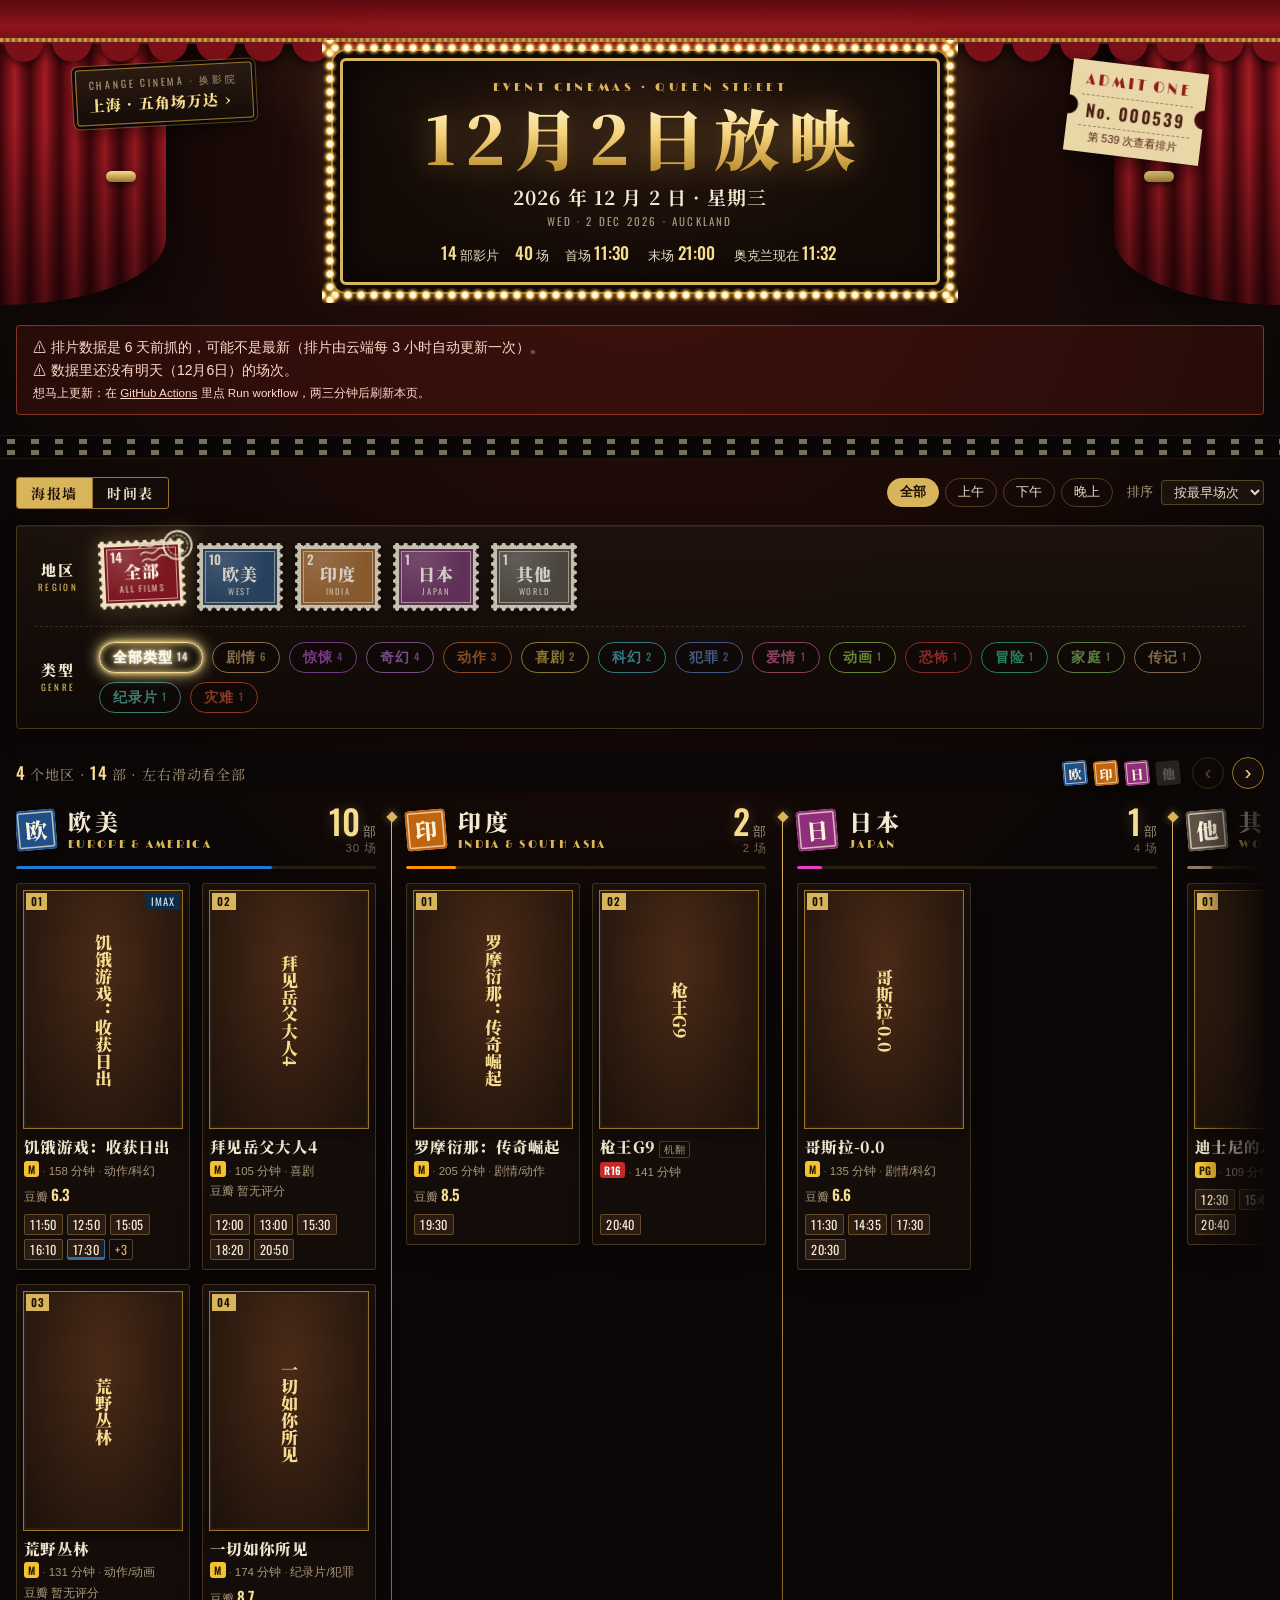
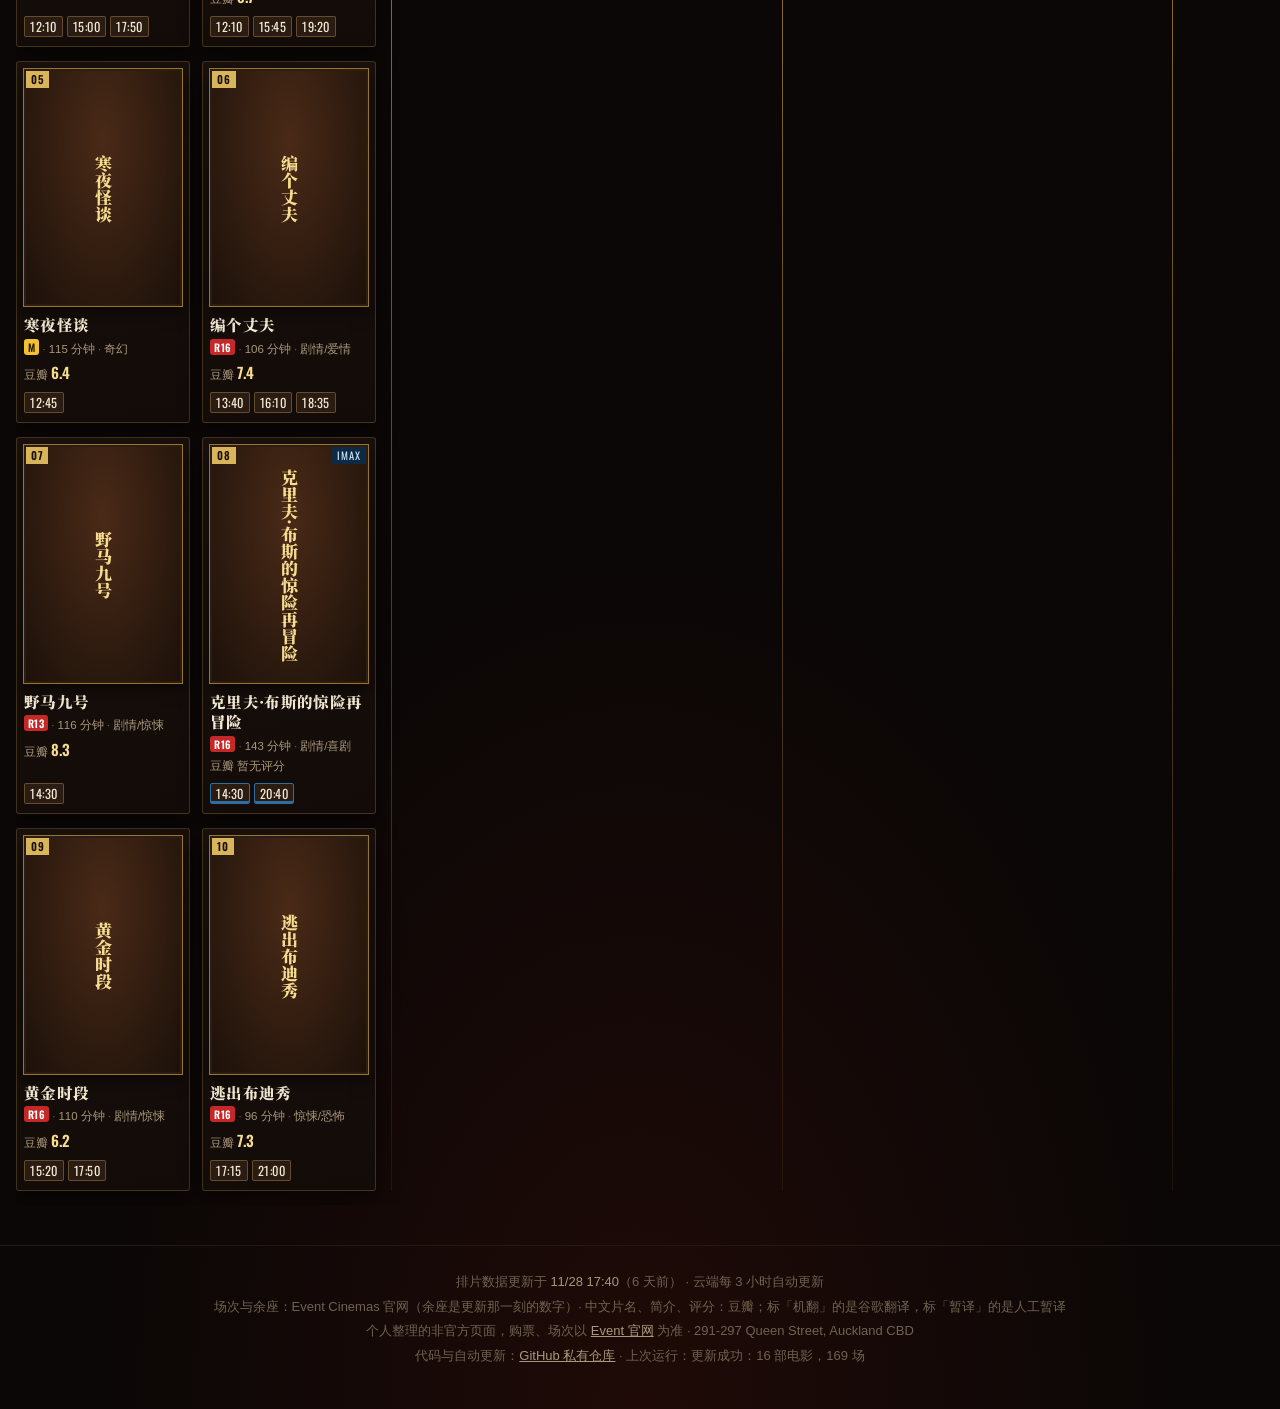
<file: index.html>
<!doctype html>
<html lang="zh-CN">
<head>
<meta charset="utf-8">
<meta name="viewport" content="width=device-width, initial-scale=1">
<!-- 网页版：图片都放在影院 / 猫眼的服务器上，不带来源网址才不会被防盗链挡住；也不让搜索引擎收录 -->
<meta name="referrer" content="no-referrer">
<meta name="robots" content="noindex, nofollow">
<meta name="theme-color" content="#0b0706">
<meta name="apple-mobile-web-app-capable" content="yes">
<meta name="mobile-web-app-capable" content="yes">
<meta name="apple-mobile-web-app-status-bar-style" content="black">
<meta name="apple-mobile-web-app-title" content="明日放映">
<title>明日放映 · Event Queen Street 中文排片</title>
<meta name="description" content="Event Cinemas Queen Street（奥克兰皇后街）明天放映的电影：中文片名、剧情简介、豆瓣评分、场次时间。">
<link rel="icon" href="icon.ico">
<link rel="apple-touch-icon" href="assets/touch-icon.png">
<link rel="preconnect" href="https://fonts.googleapis.com">
<link rel="preconnect" href="https://fonts.gstatic.com" crossorigin>
<link href="https://fonts.googleapis.com/css2?family=Limelight&family=Noto+Serif+SC:wght@500;700;900&family=Oswald:wght@400;500;600&display=swap" rel="stylesheet">
<link rel="stylesheet" href="assets/cinema.css">
</head>
<body>
<header class="stage">
  <div class="valance" aria-hidden="true"></div>
  <div class="curtain l" aria-hidden="true"></div>
  <div class="curtain r" aria-hidden="true"></div>
  <div class="marquee">
    <div class="bulbs" aria-hidden="true"></div>
    <p class="kicker" id="kicker">EVENT CINEMAS · QUEEN STREET</p>
    <h1 class="headline" id="headline">明日放映</h1>
    <p class="dateline" id="dateline">&nbsp;</p>
    <div class="stats" id="stats"></div>
  </div>
  <div class="extras">
    <a class="switch" id="switch" href="china.html" title="看国内影院的排片（同样的样式）">
      <span class="s1">CHANGE CINEMA · 换影院</span><span class="s2" id="switchName">上海 · 五角场万达 ›</span>
    </a>
    <div class="admit" id="admit">
      <div class="a1">ADMIT ONE</div>
      <div class="a2" id="admitNo">No. 000539</div>
      <div class="a3" id="admitTxt">第 539 次查看排片</div>
    </div>
  </div>
</header>

<nav class="days" id="days" aria-label="选择日期"></nav>
<div class="wrap"><div class="banner" id="banner" role="status" hidden></div></div>
<div class="film" aria-hidden="true"></div>

<div class="wrap">
  <div class="toolbar">
    <div class="seg" id="views" role="group" aria-label="显示方式"></div>
    <div class="chips" id="periods" role="group" aria-label="时段"></div>
    <label class="sorter" id="sorter">排序 <select id="sort"></select></label>
  </div>
  <div class="cats" id="cats" aria-label="按地区、类型分类"></div>
  <main id="show" class="grid"></main>
</div>

<footer id="footer"></footer>
<dialog class="detail" id="detail" aria-label="影片详情"></dialog>
<noscript><p class="empty">这个页面需要开启 JavaScript 才能显示排片。</p></noscript>

<script src="data_cn/cinema.js" onerror="this.remove()"></script>
<script src="assets/cinema.js"></script>
<script>
(function () {
  'use strict';
  var esc = CinemaApp.esc;

  // 换影院按钮：显示国内页面上次看的是哪家影院（国内页面可以在几家之间切换，记在 cncin-venue）
  (function () {
    var cn = window.CN_CINEMA, last = null;
    if (!cn || !cn.label) return;
    try { last = localStorage.getItem('cncin-venue'); } catch (e) { last = null; }
    var hit = (cn.cinemas || []).filter(function (c) { return c && String(c.id) === last; })[0];
    document.getElementById('switchName').textContent = ((hit && hit.label) || cn.label) + ' ›';
  })();

  // 新西兰分级
  var CLS = {
    G: ['g', '普通级：所有年龄都可以看'], PG: ['y', '家长指导级：建议家长陪同观看'],
    M: ['y', '成熟级：适合 16 岁以上观众（非强制）'], R13: ['r', '限制级：仅限 13 岁及以上'],
    R15: ['r', '限制级：仅限 15 岁及以上'], R16: ['r', '限制级：仅限 16 岁及以上'],
    R18: ['r', '限制级：仅限 18 岁及以上'], RP13: ['r', '13 岁以下须家长陪同'],
    RP16: ['r', '16 岁以下须家长陪同'], RP18: ['r', '18 岁以下须家长陪同'],
    TBC: ['n', '尚未定级'], CTC: ['n', '尚未定级（以影院公布为准）'], E: ['n', '豁免分级']
  };
  // Event 场次标记 → 中文；ATTR_HIDE 里的是内部标记或已经用别的方式显示了
  var ATTR_ZH = {
    'ADVANCE': '提前场', 'SPECEVENT': '特别场', 'CB SCR': '会员专场', 'SENR': '长者场', 'Half-Price': '半价',
    'SAVER': '优惠场', 'Bring Your Baby': '带娃场', 'ENG SUBS': '英文字幕', 'Open Caption': '开放字幕',
    'C CAP': '闭路字幕', 'AUD-DES': '口述影像', 'Japanese': '日语', 'Mandarin': '国语', 'Cantonese': '粤语',
    'Korean': '韩语', 'Hindi': '印地语', 'Telugu': '泰卢固语', 'Tamil': '泰米尔语', 'Malayalam': '马拉雅拉姆语',
    'Punjabi': '旁遮普语', 'Nepali': '尼泊尔语', 'Recliner': '躺椅', 'DAYBED': '躺床', '4K': '4K', '3D': '3D',
    'Morning Tea': '含早茶', 'Alt Cont': '演出转播'
  };
  var ATTR_HIDE = { 'IR': 1, 'NC': 1, 'LOOP': 1, 'CIN ASIA': 1, 'CineIndia': 1, 'Filmed For IMAX': 1, 'IMAX': 1,
    'GC': 1, 'Std': 1, 'Laser': 1, 'NO LOUNGE ACCESS': 1 };
  // 豆瓣没有国家信息时，用 Event 的场次标记猜地区
  var ATTR_REGION = { 'CineIndia': 'in', 'Hindi': 'in', 'Telugu': 'in', 'Tamil': 'in', 'Malayalam': 'in', 'Punjabi': 'in',
    'Nepali': 'in', 'Mandarin': 'cn', 'Cantonese': 'cn', 'Japanese': 'jp', 'Korean': 'kr' };
  var INTRO_SRC = { douban: '简介来自豆瓣', manual: '人工翻译自 Event 官网简介', machine: '机器翻译自 Event 官网英文简介（豆瓣暂无此片）' };

  // 重映 = 以前上映过的老片（网页上放最右边、变淡）。返回原因，空 = 不是。
  // 先看 data/overrides.json 的 "rerun": true / false；再看英文片名写没写 Re-release / Remastered / 周年纪念；
  // 再看豆瓣年份是不是比这次上映早两年以上；最后看 Event 记的上映日期是不是一年多以前（演唱会、歌剧这类特别活动不算）
  var RERUN_NAME = /\bre-?releas(e|ed)\b|\bremaster(ed)?\b|\banniversary\b|\brestor(ed|ation)\b/i;
  function rerunWhy(m, z, special, raw) {
    if (z.rerun === true || z.rerun === false) return z.rerun ? '人工标的重映' : '';
    if (RERUN_NAME.test(m.name || '')) return '片名写着重映 / 修复 / 周年纪念（' + m.name + '）';
    var rel = /^\d{4}-\d{2}-\d{2}$/.test(m.releasedAt || '') ? m.releasedAt : '', y = parseInt(z.year, 10);
    if (y && rel && y < +rel.slice(0, 4) - 1) return y + ' 年的片，以前上映过';
    var gen = String((raw && raw.generatedAt) || '').slice(0, 10);
    if (rel && !special && /^\d{4}-\d{2}-\d{2}$/.test(gen) && rel < (+gen.slice(0, 4) - 1) + gen.slice(4)) {
      return rel.slice(0, 4) + ' 年 ' + (+rel.slice(5, 7)) + ' 月就在新西兰上映过';
    }
    return '';
  }

  CinemaApp.start({
    key: 'ecqs',
    tz: 'Pacific/Auckland',
    files: ['data/schedule.js', 'data/status.js'],
    dataVar: 'EVENT_SCHEDULE',
    statusVar: 'EVENT_STATUS',
    placeEn: 'AUCKLAND',
    placeZh: '奥克兰',
    docTitle: 'Event Queen Street 中文排片',
    counter: { key: 'ecqs-visits', base: 538, tip: '你说来新西兰后已经查了 538 次排片，这里接着数' },
    defaultSort: 'time',
    adsMin: 15,                       // Event 场次时间含约 15 分钟广告和预告片
    sourceName: 'Event 官网',
    bookName: ' Event 官网',
    advanceLabel: '提前场',
    refreshCmd: '立即刷新排片.cmd',
    staleHint: '（排片由云端每 3 小时自动更新，这台电脑每小时同步一次；关机、睡眠或断网时同步不了）',
    staleHintWeb: '（排片由云端每 3 小时自动更新一次）',
    repo: 'https://github.com/rwan407-ctrl/cinema-tomorrow',
    webUrl: 'https://rwan407-ctrl.github.io/cinema/',     // 手机网页版（GitHub Pages）
    qr: 'assets/qr.svg',
    manifest: 'manifest.webmanifest',

    movie: function (m, raw) {
      var z = m.zh || {};
      var title = z.title || m.name || '未知影片';
      var special = (m.movieAttrs || []).indexOf('Alt Cont') >= 0, why = rerunWhy(m, z, special, raw);
      var cls = m.rating ? (CLS[m.rating] || ['n', m.rating]) : null;
      var same = function (a, b) { return (a || '').toLowerCase() === (b || '').toLowerCase(); };
      var sub = m.name && !same(m.name, title) ? m.name : '';
      if (z.originalTitle && !same(z.originalTitle, m.name) && !same(z.originalTitle, title)) sub += (sub ? ' · ' : '') + z.originalTitle;
      var scores = [];
      if (z.doubanId) scores.push(z.rating ? { name: '豆瓣', value: z.rating, count: z.ratingCount || 0 } : { name: '豆瓣', text: '暂无评分' });
      var links = [];
      if (m.trailer) links.push({ text: '▶ 预告片（YouTube）', url: 'https://www.youtube.com/watch?v=' + encodeURIComponent(m.trailer) });
      if (z.doubanId) links.push({ text: '豆瓣页面', url: 'https://movie.douban.com/subject/' + encodeURIComponent(z.doubanId) + '/' });
      if (m.url) links.push({ text: 'Event 官网', url: m.url });
      return {
        id: m.id,
        title: title,
        titleTag: z.titleSource === 'machine' ? { text: '机翻', tip: '豆瓣上没找到，片名是机器翻译' } : (z.titleNote ? { text: z.titleNote } : null),
        sub: sub,
        poster: m.poster,
        cert: cls ? { text: m.rating, cls: cls[0], tip: cls[1] } : null,
        runtime: m.runtime,
        genres: z.genres || [],
        countries: z.countries || [],
        languages: z.languages || [],
        region: z.region || '',
        regionHint: (m.movieAttrs || []).map(function (a) { return ATTR_REGION[a]; }).filter(Boolean)[0] || '',
        place: [(z.countries || []).slice(0, 2).join('、'), (z.languages || []).slice(0, 2).join('、')].filter(Boolean).join(' · '),
        scores: scores,
        sortScore: z.rating || -1,
        directors: (z.directors && z.directors.length) ? z.directors.join(' / ') : (m.director || ''),
        actors: (z.actors && z.actors.length) ? z.actors.slice(0, 5).join(' / ')
          : (m.cast || '').split(',').map(function (x) { return x.trim(); }).filter(Boolean).slice(0, 5).join(' / '),
        note: z.note || '',
        intro: z.intro || m.synopsis || '',
        introSrc: INTRO_SRC[z.introSource] || (z.intro ? '' : 'Event 官网英文简介'),
        introMachine: z.introSource === 'machine',
        introEn: z.intro && m.synopsis ? m.synopsis : '',
        policy: z.policy || (/^[\s\-–]*$|^(TBC|CTC)$/i.test(m.policy || '') ? '' : m.policy),
        year: z.year || '',
        release: m.releasedAt || '',
        rerun: !!why,
        rerunWhy: why,
        chinese: (z.languages || []).some(function (l) { return /汉语|普通话|粤语|闽南/.test(l); }),
        special: special,
        links: links,
        idText: 'Event #' + m.id
      };
    },

    session: function (s, raw) {
      var info = raw.attributes || {}, codes = s.attrs || [], tags = [];
      codes.forEach(function (c) {
        if (ATTR_HIDE[c]) return;
        var z = ATTR_ZH[c] || (info[c] && info[c].name) || c;
        if (tags.indexOf(z) < 0) tags.push(z);
      });
      return {
        id: s.id,
        movieId: s.movieId,
        start: s.start,
        hall: s.screen ? s.screen + '号厅' : (s.type === 'IMAX' ? 'IMAX 厅' : s.type === 'GC' ? 'Gold Class' : ''),
        fmt: s.type === 'IMAX' ? { text: 'IMAX', cls: 'imax', rank: 0 }
          : s.type === 'GC' ? { text: 'GOLD CLASS', short: 'GC', label: 'Gold Class', cls: 'gc', rank: 1 } : null,
        tags: tags,
        seats: s.seats,
        booking: s.booking,
        advance: codes.indexOf('ADVANCE') >= 0,
        is3d: codes.indexOf('3D') >= 0
      };
    },

    footer: function (r, h) {
      var st = h.status;
      return (r ? '排片数据更新于 <b>' + esc(h.fmtStamp(r.generatedAt)) + '</b>（' + esc(h.ago(r.generatedAt)) + '）' : '还没有排片数据') +
        (h.web ? ' · 云端每 3 小时自动更新<br>' : ' · 云端（GitHub Actions）每 3 小时自动更新，这台电脑每小时同步一次<br>') +
        '场次与余座：Event Cinemas 官网（余座是更新那一刻的数字）· 中文片名、简介、评分：豆瓣；标「机翻」的是谷歌翻译，标「暂译」的是人工暂译<br>' +
        '个人整理的非官方页面，购票、场次以 <a href="' + esc(r ? r.cinema.url : 'https://www.eventcinemas.co.nz/Cinema/Queen-Street') +
        '" target="_blank" rel="noopener noreferrer">Event 官网</a> 为准 · 291-297 Queen Street, Auckland CBD<br>' +
        (h.web ? '' : '手动刷新：双击 <code>' + esc(h.dir) + '\\立即刷新排片.cmd</code> · ') +
        '代码与自动更新：<a href="https://github.com/rwan407-ctrl/cinema-tomorrow" target="_blank" rel="noopener noreferrer">GitHub 私有仓库</a>' +
        (st && st.message ? ' · 上次运行：' + esc(st.message) : '');
    }
  });
})();
</script>
</body>
</html>
</file>
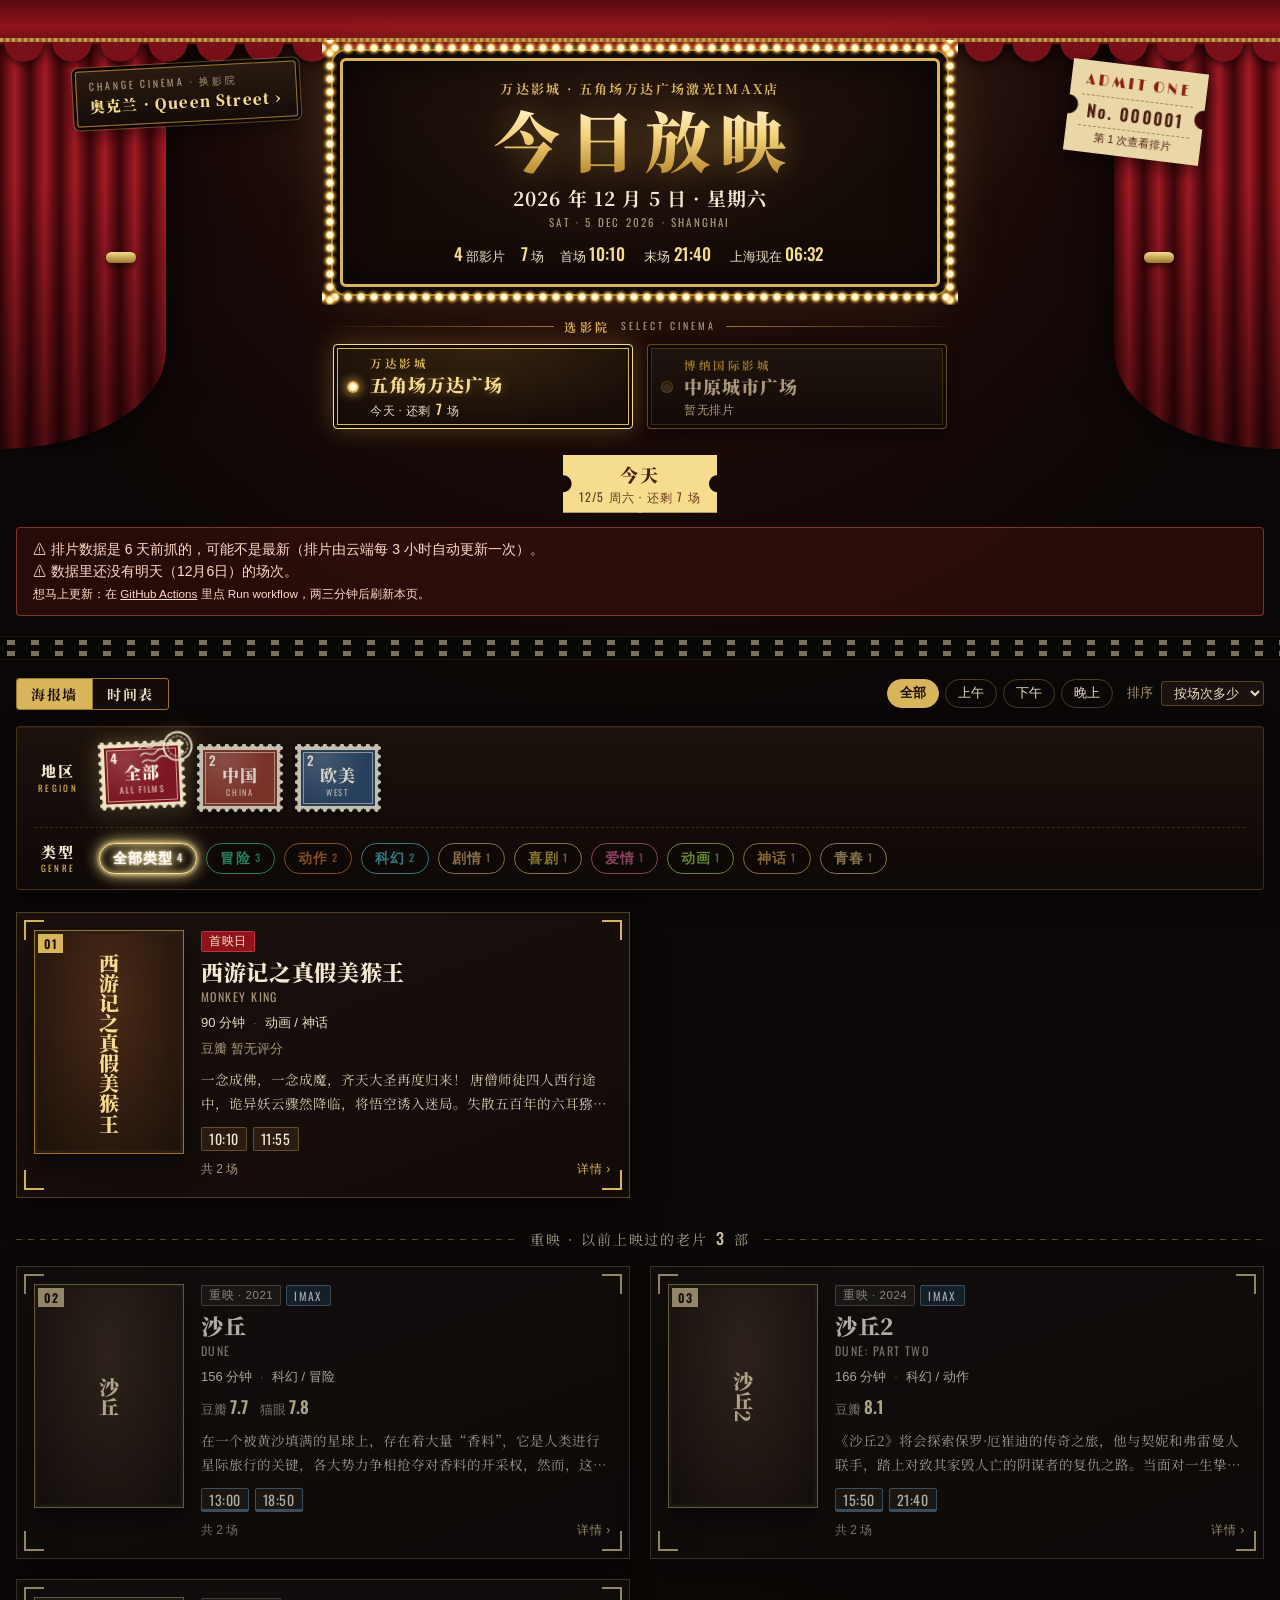
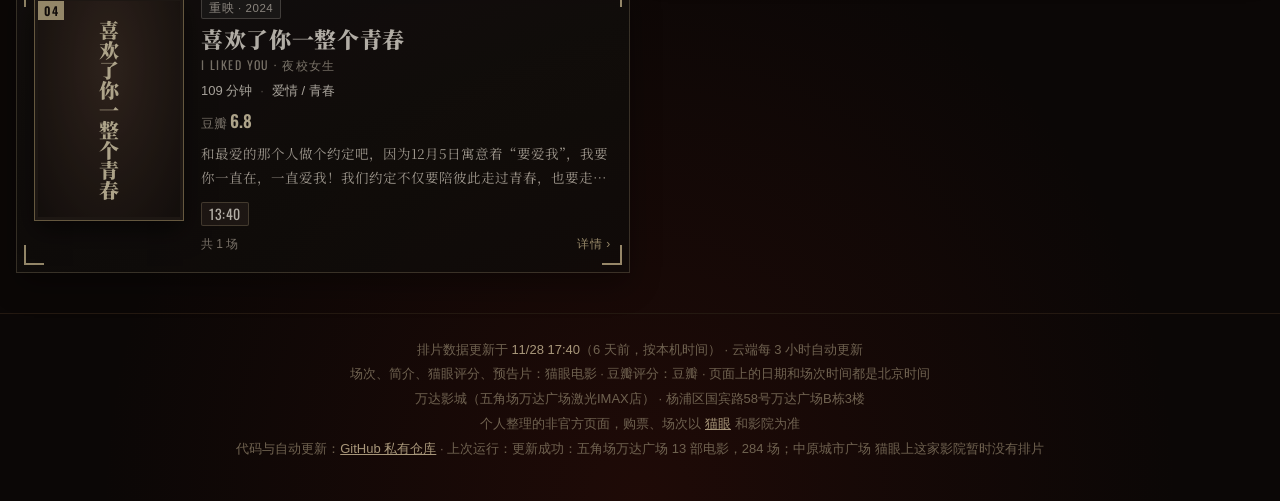
<file: china.html>
<!doctype html>
<html lang="zh-CN">
<head>
<meta charset="utf-8">
<meta name="viewport" content="width=device-width, initial-scale=1">
<!-- 网页版：猫眼图片有防盗链，不带来源网址才能显示；也不让搜索引擎收录 -->
<meta name="referrer" content="no-referrer">
<meta name="robots" content="noindex, nofollow">
<meta name="theme-color" content="#0b0706">
<meta name="apple-mobile-web-app-capable" content="yes">
<meta name="mobile-web-app-capable" content="yes">
<meta name="apple-mobile-web-app-status-bar-style" content="black">
<meta name="apple-mobile-web-app-title" content="上海影院">
<title>明日放映 · 上海影院排片（五角场万达 · 博纳中原）</title>
<meta name="description" content="上海影院明天放映的电影（五角场万达影城、中原城市广场博纳影城，点一下切换）：剧情简介、豆瓣和猫眼评分、场次时间、预告片。">
<link rel="icon" href="icon_cn.ico">
<link rel="apple-touch-icon" href="assets/touch-icon-cn.png">
<link rel="preconnect" href="https://fonts.googleapis.com">
<link rel="preconnect" href="https://fonts.gstatic.com" crossorigin>
<link href="https://fonts.googleapis.com/css2?family=Limelight&family=Noto+Serif+SC:wght@500;700;900&family=Oswald:wght@400;500;600&display=swap" rel="stylesheet">
<link rel="stylesheet" href="assets/cinema.css">
</head>
<body>
<header class="stage">
  <div class="valance" aria-hidden="true"></div>
  <div class="curtain l" aria-hidden="true"></div>
  <div class="curtain r" aria-hidden="true"></div>
  <div class="marquee">
    <div class="bulbs" aria-hidden="true"></div>
    <p class="kicker zh" id="kicker">&nbsp;</p>
    <h1 class="headline" id="headline">明日放映</h1>
    <p class="dateline" id="dateline">&nbsp;</p>
    <div class="stats" id="stats"></div>
  </div>
  <nav class="venues" id="venues" aria-label="选影院" hidden></nav>
  <div class="extras">
    <a class="switch" href="index.html" title="回到奥克兰 Event Queen Street 的排片">
      <span class="s1">CHANGE CINEMA · 换影院</span><span class="s2">奥克兰 · Queen Street ›</span>
    </a>
    <div class="admit" id="admit">
      <div class="a1">ADMIT ONE</div>
      <div class="a2" id="admitNo">No. 000001</div>
      <div class="a3" id="admitTxt">第 1 次查看排片</div>
    </div>
  </div>
</header>

<nav class="days" id="days" aria-label="选择日期"></nav>
<div class="wrap"><div class="banner" id="banner" role="status" hidden></div></div>
<div class="film" aria-hidden="true"></div>

<div class="wrap">
  <div class="toolbar">
    <div class="seg" id="views" role="group" aria-label="显示方式"></div>
    <div class="chips" id="periods" role="group" aria-label="时段"></div>
    <label class="sorter" id="sorter">排序 <select id="sort"></select></label>
  </div>
  <div class="cats" id="cats" aria-label="按地区、类型分类"></div>
  <main id="show" class="grid"></main>
</div>

<footer id="footer"></footer>
<dialog class="detail" id="detail" aria-label="影片详情"></dialog>
<noscript><p class="empty">这个页面需要开启 JavaScript 才能显示排片。</p></noscript>

<script src="assets/cinema.js"></script>
<script>
(function () {
  'use strict';
  var esc = CinemaApp.esc;
  var cinema = function (r) { return (r && r.cinema) || {}; };
  // 几家影院在同一个数据文件里（update_cn.py 写的 version 2：cinemas 是每家的场次，movies 是共用的电影资料）
  function cinemasOf(all) {
    if (!all) return [];
    if (Array.isArray(all.cinemas)) return all.cinemas.filter(function (c) { return c && c.id != null; });
    return all.cinema ? [all.cinema] : [];          // 老格式（version 1）：只有一家
  }

  CinemaApp.start({
    key: 'cncin',
    tz: 'Asia/Shanghai',                   // 「明天」按北京时间算
    files: ['data_cn/schedule.js', 'data_cn/status.js'],
    dataVar: 'CN_SCHEDULE',
    statusVar: 'CN_STATUS',
    // 灯箱下面的「选影院」铜牌：上面一行品牌，下面大字是商场（地方），点一下切换
    venues: function (all) {
      return cinemasOf(all).map(function (c) {
        return { id: String(c.id), brand: c.brand || '', name: c.place || c.branch || c.name || '影院 ' + c.id,
                 tip: (c.name || '') + (c.addr ? ' · ' + c.addr : '') };
      });
    },
    // 挑出一家，拼成和以前一样的格式（只带这家在放的电影）；这家这次没抓到时带上它自己的状态，网页顶上会提示
    pick: function (all, id) {
      if (!all || !Array.isArray(all.cinemas)) return all || null;
      var list = cinemasOf(all), c = list.filter(function (x) { return String(x.id) === String(id); })[0] || list[0];
      if (!c) return null;
      var used = {}, movies = {}, src = all.movies || {};
      (c.days || []).forEach(function (d) { ((d && d.sessions) || []).forEach(function (s) { used[s.movieId] = 1; }); });
      Object.keys(src).forEach(function (mid) { if (used[mid]) movies[mid] = src[mid]; });
      return { generatedAt: c.generatedAt || null, cinema: c, days: c.days || [], movies: movies,
               status: c.ok === false ? { ok: false, lastAttempt: c.lastAttempt, message: c.message } : null };
    },
    kicker: function (r) { var c = cinema(r); return c.brand ? c.brand + (c.branch ? ' · ' + c.branch : '') : ''; },
    placeEn: function (r) { return cinema(r).cityEn || 'CHINA'; },
    placeZh: function (r) { return cinema(r).city || '北京时间'; },
    docTitle: function (r) { return (cinema(r).label || '国内影院') + ' 排片'; },
    counter: { key: 'cncin-visits', base: 0, tip: '打开这个国内影院页面的次数' },
    defaultSort: 'count',                  // 国内一部片一天十几场，按场次多少排最能看出热门
    adsMin: 8,                             // 国内场次时间到正片开始一般有几分钟映前广告
    sourceName: '猫眼',
    bookName: '猫眼',
    advanceLabel: '点映',
    refreshCmd: '立即刷新排片（国内影院）.cmd',
    staleHint: '（排片由云端每 3 小时自动更新，这台电脑每小时同步一次；关机、睡眠或断网时同步不了）',
    staleHintWeb: '（排片由云端每 3 小时自动更新一次）',
    repo: 'https://github.com/rwan407-ctrl/cinema-tomorrow',
    webUrl: 'https://rwan407-ctrl.github.io/cinema/china.html',     // 手机网页版（GitHub Pages）
    qr: 'assets/qr-cn.svg',
    manifest: 'manifest_cn.webmanifest',
    movie: function (m) { return m; },     // update_cn.py 已经写成统一格式
    session: function (s) { return s; },
    footer: function (r, h) {
      var c = cinema(r), st = h.status;
      return (r ? '排片数据更新于 <b>' + esc(h.fmtStamp(r.generatedAt)) + '</b>（' + esc(h.ago(r.generatedAt)) + '，按本机时间）' : '还没有排片数据') +
        (h.web ? ' · 云端每 3 小时自动更新<br>' : ' · 云端（GitHub Actions）每 3 小时自动更新，这台电脑每小时同步一次<br>') +
        '场次、简介、猫眼评分、预告片：猫眼电影 · 豆瓣评分：豆瓣 · 页面上的日期和场次时间都是北京时间<br>' +
        (c.name ? esc(c.name) + (c.addr ? ' · ' + esc(c.addr) : '') + '<br>' : '') +
        '个人整理的非官方页面，购票、场次以 <a href="' + esc(c.url || 'https://www.maoyan.com/') + '" target="_blank" rel="noopener noreferrer">猫眼</a> 和影院为准' +
        (h.web ? '<br>' : ' · 想再加一家影院：在 <code>' + esc(h.dir) + '</code> 里运行 <code>python update_cn.py --find 关键词 --city 城市</code> 找编号，' +
          '再 <code>python update_cn.py --add 编号 --city 城市</code><br>' +
          '手动刷新：双击 <code>' + esc(h.dir) + '\\立即刷新排片（国内影院）.cmd</code> · ') +
        '代码与自动更新：<a href="https://github.com/rwan407-ctrl/cinema-tomorrow" target="_blank" rel="noopener noreferrer">GitHub 私有仓库</a>' +
        (st && st.message ? ' · 上次运行：' + esc(st.message) : '');
    }
  });
})();
</script>
</body>
</html>
</file>
<file: assets/cinema.css>
/* 明日放映 · 共用样式 —— index.html（奥克兰 Event）和 china.html（中国影院）共用这一份 */
:root{
  --bg:#0b0706; --card:#1a110d; --card2:#120b08;
  --velvet:#8e141c; --gold:#d8b45a; --gold-hi:#f6dc8f; --gold-lo:#9a7629; --line:rgba(216,180,90,.3);
  --cream:#f3e9d2; --ink:#e7dcc4; --muted:#a8977a; --faint:#6f6250;
  --ticket:#ead7a8; --ticket-ink:#4a1d10;
  --serif:"Noto Serif SC","Songti SC","STSong","SimSun",serif;
  --sans:"PingFang SC","Microsoft YaHei","Hiragino Sans GB","Noto Sans SC",sans-serif;
  --cond:"Oswald","Bahnschrift","Arial Narrow",sans-serif;
  --deco:"Limelight","Oswald",serif;
  color-scheme:dark;
}
*{box-sizing:border-box}
[hidden]{display:none!important}
html{scroll-behavior:smooth}
html:has(dialog[open]){overflow:hidden}
body{margin:0;background:var(--bg);color:var(--ink);font-family:var(--sans);line-height:1.6;min-height:100vh;overflow-x:hidden;
  background-image:radial-gradient(ellipse 80% 50% at 50% 0,rgba(140,30,20,.28),transparent 70%),
    radial-gradient(ellipse 60% 40% at 50% 100%,rgba(90,20,10,.25),transparent 70%)}
a{color:inherit}
button{font:inherit;color:inherit}
:focus-visible{outline:2px solid var(--gold-hi);outline-offset:3px}
.wrap{max-width:1400px;margin:0 auto;padding:0 16px}

/* ───────── 舞台：幕布 + 灯箱（紧凑） ───────── */
.stage{position:relative;padding:58px 16px 20px;overflow:hidden;isolation:isolate}
.stage::before{content:"";position:absolute;inset:0;z-index:-2;
  background:radial-gradient(ellipse 46% 70% at 50% 18%,rgba(255,214,140,.2),transparent 72%)}
.valance{position:absolute;left:0;right:0;top:0;height:44px;z-index:2;
  background:linear-gradient(180deg,#5a090f 0,#8e141c 60%,#6d0d14 100%);box-shadow:0 8px 18px rgba(0,0,0,.55)}
.valance::after{content:"";position:absolute;left:0;right:0;bottom:-18px;height:20px;
  background:radial-gradient(circle at 50% 0,#7a1018 0 62%,transparent 64%) 0 0/48px 20px repeat-x;
  filter:drop-shadow(0 4px 3px rgba(0,0,0,.45))}
.valance::before{content:"";position:absolute;left:0;right:0;bottom:2px;height:4px;
  background:repeating-linear-gradient(90deg,var(--gold) 0 3px,var(--gold-lo) 3px 6px);opacity:.85}
.curtain{position:absolute;top:0;bottom:0;width:min(13vw,180px);z-index:1;
  background:linear-gradient(180deg,rgba(0,0,0,0) 40%,rgba(0,0,0,.5)),
    repeating-linear-gradient(90deg,#3d060b 0,#7d1219 9px,#a31b24 15px,#6c0f16 22px,#3d060b 30px);
  box-shadow:0 0 40px rgba(0,0,0,.7)}
.curtain.l{left:0;border-bottom-right-radius:100% 22%}
.curtain.r{right:0;border-bottom-left-radius:100% 22%}
.curtain::after{content:"";position:absolute;top:56%;width:30px;height:11px;border-radius:6px;
  background:linear-gradient(180deg,var(--gold-hi),var(--gold-lo));box-shadow:0 3px 6px rgba(0,0,0,.6)}
.curtain.l::after{right:18%}
.curtain.r::after{left:18%}

.marquee{position:relative;z-index:3;max-width:600px;margin:0 auto;padding:18px 30px 16px;text-align:center;
  background:radial-gradient(ellipse at 50% 0,#2a1810,#140b07 70%);border:3px solid var(--gold);border-radius:6px;
  box-shadow:0 0 0 7px #120a07,0 0 0 9px var(--gold-lo),0 0 60px rgba(255,190,90,.2),inset 0 0 40px rgba(0,0,0,.7)}
.bulbs{position:absolute;inset:-21px;pointer-events:none;border-radius:10px}
.bulbs::before,.bulbs::after{content:"";position:absolute;inset:0;
  --b:radial-gradient(circle,#fffbe8 0 2.4px,#ffd46c 3.3px,rgba(255,190,70,.38) 5px,transparent 7.5px);
  background:var(--b) 0 0/26px 16px repeat-x,var(--b) 0 100%/26px 16px repeat-x,
             var(--b) 0 0/16px 26px repeat-y,var(--b) 100% 0/16px 26px repeat-y;
  animation:blink 1.3s steps(1) infinite}
.bulbs::after{background-position:13px 0,13px 100%,0 13px,100% 13px;animation-delay:.65s}
@keyframes blink{0%,100%{opacity:1}50%{opacity:.22}}
.kicker{margin:0;font-family:var(--deco);color:var(--gold);letter-spacing:.3em;font-size:12px;line-height:1.5}
.kicker.zh{font-family:var(--serif);font-weight:700;letter-spacing:.18em;font-size:13px}
.headline{margin:4px 0 0;font-family:var(--serif);font-weight:900;line-height:1.1;
  font-size:clamp(40px,6vw,66px);letter-spacing:.14em;padding-left:.14em;
  background:linear-gradient(180deg,#fff6d2 0%,#f4d27a 46%,#b98a2d 100%);
  -webkit-background-clip:text;background-clip:text;color:transparent;filter:drop-shadow(0 0 16px rgba(255,200,90,.35))}
.dateline{margin:8px 0 0;font-family:var(--serif);font-weight:700;font-size:clamp(16px,2.2vw,19px);color:var(--cream);letter-spacing:.06em}
.dateline small{display:block;font-family:var(--cond);font-weight:400;letter-spacing:.2em;font-size:11px;color:var(--muted);margin-top:1px}
.stats{margin:8px auto 0;display:flex;flex-wrap:wrap;justify-content:center;gap:2px 16px;font-size:13px;color:var(--ink)}
.stats b{font-family:var(--cond);font-weight:500;color:var(--gold-hi);font-size:17px;margin-right:3px}

.extras{position:absolute;z-index:4;left:0;right:0;top:66px;max-width:1160px;margin:0 auto;padding:0 16px;
  display:flex;justify-content:space-between;align-items:flex-start;pointer-events:none}
.extras>*{pointer-events:auto}
.admit{width:136px;padding:9px 12px 8px;text-align:center;color:var(--ticket-ink);transform:rotate(7deg);order:2;
  background:radial-gradient(circle at 0 50%,transparent 9px,var(--ticket) 10px) left/51% 100% no-repeat,
             radial-gradient(circle at 100% 50%,transparent 9px,var(--ticket) 10px) right/51% 100% no-repeat;
  filter:drop-shadow(0 6px 10px rgba(0,0,0,.55))}
.admit .a1{font-family:var(--deco);letter-spacing:.2em;font-size:14px;color:#8d1d14}
.admit .a2{font-family:var(--cond);font-weight:600;letter-spacing:.12em;font-size:17px;border-top:1px dashed rgba(74,29,16,.45);border-bottom:1px dashed rgba(74,29,16,.45);margin:3px 0;padding:1px 0}
.admit .a3{font-size:11px;line-height:1.4}
.switch{display:inline-flex;flex-direction:column;align-items:flex-start;gap:0;padding:7px 14px 7px 12px;text-decoration:none;order:1;
  background:linear-gradient(180deg,#2a1b11,#150c08);border:1px solid var(--gold-lo);border-radius:3px;
  box-shadow:0 0 0 3px #0e0805,0 0 0 4px rgba(216,180,90,.35),0 8px 18px rgba(0,0,0,.5);transform:rotate(-3deg);transition:transform .15s,box-shadow .15s}
.switch:hover{transform:rotate(-3deg) translateY(-2px);box-shadow:0 0 0 3px #0e0805,0 0 0 4px var(--gold),0 0 22px rgba(255,200,90,.3)}
.switch .s1{font-family:var(--cond);font-size:10px;letter-spacing:.28em;color:var(--muted)}
.switch .s2{font-family:var(--serif);font-weight:900;font-size:15px;letter-spacing:.08em;color:var(--gold-hi)}

/* ───────── 换影院（国内页面：五角场万达 / 博纳中原…）：灯箱下面一排铜牌，亮灯的是正在看的 ───────── */
.venues{position:relative;z-index:3;display:flex;flex-wrap:wrap;justify-content:center;gap:10px 14px;max-width:640px;margin:30px auto 0}
.vcap{flex-basis:100%;display:flex;align-items:center;gap:10px;margin:0 0 -2px;font-family:var(--serif);font-weight:700;
  font-size:12px;letter-spacing:.32em;color:var(--gold);white-space:nowrap}
.vcap small{font-family:var(--cond);font-weight:400;font-size:10px;letter-spacing:.3em;color:var(--muted)}
.vcap::before,.vcap::after{content:"";flex:1;height:1px;background:linear-gradient(90deg,transparent,var(--gold-lo))}
.vcap::after{background:linear-gradient(90deg,var(--gold-lo),transparent)}
.venue{position:relative;flex:1 1 200px;max-width:300px;min-width:0;padding:9px 14px 8px 36px;text-align:left;cursor:pointer;color:var(--muted);
  background:linear-gradient(180deg,#1f150e,#120a07);border:1px solid rgba(154,118,41,.6);border-radius:4px;
  box-shadow:inset 0 0 0 3px #0f0805,inset 0 0 0 4px rgba(154,118,41,.28),0 6px 14px rgba(0,0,0,.45);
  transition:transform .15s,border-color .15s,box-shadow .15s}
.venue::before{content:"";position:absolute;left:14px;top:50%;width:10px;height:10px;margin-top:-5px;border-radius:50%;
  background:#3b2a1b;box-shadow:inset 0 1px 2px rgba(0,0,0,.75),0 0 0 1px rgba(154,118,41,.55)}
.venue:hover{transform:translateY(-2px);border-color:var(--gold)}
.venue .vb{display:block;font-family:var(--serif);font-weight:700;font-size:11.5px;letter-spacing:.22em;color:var(--gold-lo);
  white-space:nowrap;overflow:hidden;text-overflow:ellipsis}
.venue .vn{display:block;font-family:var(--serif);font-weight:900;font-size:18px;letter-spacing:.06em;line-height:1.35;
  white-space:nowrap;overflow:hidden;text-overflow:ellipsis}
.venue .vc{display:block;margin-top:1px;font-family:var(--cond);font-size:12px;letter-spacing:.06em;white-space:nowrap;overflow:hidden;text-overflow:ellipsis}
.venue .vc b{font-weight:500;font-size:14px;color:var(--ink);margin:0 1px}
.venue[aria-pressed="true"]{cursor:default;transform:none;color:var(--ink);border-color:var(--gold-hi);
  background:radial-gradient(ellipse 90% 130% at 50% 0,#36230f,#170d08 75%);
  box-shadow:inset 0 0 0 3px #120a07,inset 0 0 0 4px var(--gold),0 0 26px rgba(255,190,90,.3),0 6px 14px rgba(0,0,0,.45)}
.venue[aria-pressed="true"]::before{background:radial-gradient(circle,#fffbe8 0 30%,#ffd46c 62%,#e0a43a 100%);
  box-shadow:0 0 0 1px rgba(255,214,120,.65),0 0 10px 3px rgba(255,200,90,.6)}
.venue[aria-pressed="true"] .vb{color:var(--gold)}
.venue[aria-pressed="true"] .vn{color:var(--gold-hi);text-shadow:0 0 12px rgba(255,200,90,.35)}
.venue[aria-pressed="true"] .vc b{color:var(--gold-hi)}

/* ───────── 日期票根 ───────── */
.days{position:relative;display:flex;flex-wrap:wrap;justify-content:center;gap:10px;margin:6px auto 0;padding:0 16px}
.day{position:relative;min-width:120px;padding:7px 16px 6px;border:0;cursor:pointer;text-align:center;color:var(--ink);
  background:radial-gradient(circle at 0 50%,transparent 8px,#241812 9px) left/51% 100% no-repeat,
    radial-gradient(circle at 100% 50%,transparent 8px,#241812 9px) right/51% 100% no-repeat;transition:transform .15s}
.day:hover{transform:translateY(-2px)}
.day .d1{display:block;font-family:var(--serif);font-weight:900;font-size:18px;letter-spacing:.1em;line-height:1.4}
.day .d2{display:block;font-family:var(--cond);font-size:12px;letter-spacing:.1em;color:var(--muted)}
.day[aria-pressed="true"]{color:var(--ticket-ink);
  background:radial-gradient(circle at 0 50%,transparent 8px,var(--gold-hi) 9px) left/51% 100% no-repeat,
    radial-gradient(circle at 100% 50%,transparent 8px,var(--gold-hi) 9px) right/51% 100% no-repeat}
.day[aria-pressed="true"] .d2{color:#6b3a1c}

.banner{margin:14px 0 0;padding:10px 16px;border:1px solid rgba(214,94,64,.5);background:rgba(120,30,20,.25);color:#ffd9c9;border-radius:4px;font-size:14px}
.banner[hidden]{display:none}

.film{height:24px;margin:20px 0 18px;background:#090706;position:relative;border-top:1px solid #1d1510;border-bottom:1px solid #1d1510}
.film::before,.film::after{content:"";position:absolute;left:0;right:0;height:5px;
  background:repeating-linear-gradient(90deg,transparent 0 7px,rgba(232,215,175,.5) 7px 15px,transparent 15px 24px)}
.film::before{top:3px}.film::after{bottom:3px}

/* ───────── 工具条 ───────── */
.toolbar{display:flex;flex-wrap:wrap;align-items:center;justify-content:space-between;gap:10px 14px;margin:0 0 16px}
.seg{display:inline-flex;border:1px solid var(--gold-lo);border-radius:3px;overflow:hidden;background:#140c08}
.seg button{border:0;background:transparent;padding:4px 14px;cursor:pointer;font-family:var(--serif);font-weight:700;font-size:14px;letter-spacing:.12em;color:var(--ink)}
.seg button+button{border-left:1px solid var(--gold-lo)}
.seg button[aria-pressed="true"]{background:var(--gold);color:#1b0f08}
.chips{display:flex;flex-wrap:wrap;gap:6px}
.pill{border:1px solid var(--line);background:transparent;color:var(--ink);padding:3px 12px;border-radius:999px;cursor:pointer;font-size:13px}
.pill[aria-pressed="true"]{background:var(--gold);border-color:var(--gold);color:#1b0f08;font-weight:700}
.pill:hover{border-color:var(--gold)}
.sorter{display:flex;align-items:center;gap:8px;font-size:13px;color:var(--muted)}
.sorter select{background:#1b120d;color:var(--ink);border:1px solid var(--line);border-radius:4px;padding:3px 8px;font:inherit}
.toolbar .chips{margin-left:auto}

/* ───────── 分类条：地区 = 邮票，类型 = 霓虹灯牌 ───────── */
/* 地区油墨色 */
.r-all{--ink:#7c1620}.r-cn{--ink:#b8321f}.r-west{--ink:#1f4f86}.r-in{--ink:#c0650f}
.r-jp{--ink:#8e2f7c}.r-kr{--ink:#17707a}.r-sea{--ink:#3c7a2a}.r-other{--ink:#5d5246}
.cats{display:grid;gap:12px;margin:0 0 22px;padding:14px 18px 12px;border:1px solid rgba(216,180,90,.22);border-radius:4px;
  background:linear-gradient(180deg,rgba(30,19,13,.92),rgba(15,9,7,.92));box-shadow:inset 0 1px 0 rgba(246,220,143,.06),0 10px 26px rgba(0,0,0,.35)}
.cat-row{display:flex;align-items:center;gap:16px;min-width:0}
.cat-row+.cat-row{padding-top:12px;border-top:1px dashed rgba(216,180,90,.18)}
.cat-lab{flex:none;width:46px;text-align:center;font-family:var(--serif);font-weight:900;font-size:15px;letter-spacing:.14em;color:var(--cream);line-height:1.25}
.cat-lab small{display:block;margin-top:2px;font-family:var(--cond);font-weight:400;font-size:9px;letter-spacing:.26em;color:var(--gold)}
.cat-list{display:flex;flex-wrap:wrap;align-items:center;gap:12px;min-width:0;padding:3px 2px}
.cat-list.neons{gap:9px}

/* 邮票：齿孔边 + 单色印刷，左上角的「面值」是这一类有几部 */
.stamp{--r:3px;--paper:#efe3c4;position:relative;flex:none;width:86px;height:68px;padding:calc(var(--r)*2);border:0;cursor:pointer;
  background:radial-gradient(var(--r),#0000 97%,var(--paper)) round calc(-1.5*var(--r)) calc(-1.5*var(--r))/calc(3*var(--r)) calc(3*var(--r)),
    linear-gradient(var(--paper) 0 0) 50%/calc(100% - 3*var(--r)) calc(100% - 3*var(--r)) no-repeat;
  filter:drop-shadow(0 3px 4px rgba(0,0,0,.5)) saturate(.62) brightness(.84);transition:transform .16s,filter .16s}
.stamp .si{position:relative;display:flex;flex-direction:column;align-items:center;justify-content:center;width:100%;height:100%;overflow:hidden;
  background:radial-gradient(circle at 28% 18%,rgba(255,255,255,.16),transparent 62%),var(--ink);
  box-shadow:inset 0 0 0 2px var(--ink),inset 0 0 0 3px rgba(255,241,214,.6)}
.stamp .sv{position:absolute;left:6px;top:4px;font-family:var(--cond);font-weight:600;font-size:13px;line-height:1;color:#fff4dc}
.stamp .sn{margin-top:7px;font-family:var(--serif);font-weight:900;font-size:17px;line-height:1.1;letter-spacing:.08em;color:#fff6e3;white-space:nowrap}
.stamp .se{margin-top:3px;font-family:var(--cond);font-size:8.5px;line-height:1;letter-spacing:.2em;color:rgba(255,241,214,.82);white-space:nowrap}
.stamp:hover:not(:disabled){filter:drop-shadow(0 5px 7px rgba(0,0,0,.55)) saturate(.85) brightness(.95);transform:translateY(-2px)}
.stamp[aria-pressed="true"]{filter:drop-shadow(0 6px 10px rgba(0,0,0,.55)) drop-shadow(0 0 9px rgba(255,214,130,.35));transform:translateY(-3px) rotate(-2.5deg)}
/* 选中的那张盖一个邮戳 */
.stamp[aria-pressed="true"]::after{content:"";position:absolute;right:-12px;top:-9px;width:58px;height:36px;pointer-events:none;transform:rotate(-12deg);opacity:.92;
  background:url("data:image/svg+xml,%3Csvg xmlns='http://www.w3.org/2000/svg' viewBox='0 0 58 36'%3E%3Cg fill='none' stroke='%23fff3d6' stroke-linecap='round'%3E%3Ccircle cx='40' cy='18' r='14' stroke-width='2'/%3E%3Ccircle cx='40' cy='18' r='10' stroke-width='1' stroke-dasharray='2 2'/%3E%3Cpath d='M2 11q4-3 8 0t8 0t8 0M2 18q4-3 8 0t8 0t8 0M2 25q4-3 8 0t8 0t8 0' stroke-width='1.5'/%3E%3C/g%3E%3C/svg%3E") center/contain no-repeat;
  filter:drop-shadow(0 0 1px rgba(0,0,0,.6))}
.stamp:disabled{cursor:default;filter:grayscale(1) brightness(.45);opacity:.55}

/* 霓虹灯牌：没选是熄着的灯管，选中通电亮起来（闪两下） */
.neon{--neon:#f6dc8f;position:relative;flex:none;padding:3px 13px 4px;border-radius:999px;cursor:pointer;background:#0c0706;
  font-family:var(--sans);font-weight:700;font-size:13.5px;line-height:20px;letter-spacing:.08em;white-space:nowrap;
  color:var(--neon);border:1.5px solid var(--neon);opacity:.5;transition:opacity .18s,box-shadow .18s,text-shadow .18s}
.neon sup{margin-left:4px;font-family:var(--cond);font-weight:500;font-size:10.5px;vertical-align:1px;opacity:.85}
.neon:hover:not(:disabled){opacity:.85;text-shadow:0 0 6px var(--neon)}
.neon[aria-pressed="true"]{opacity:1;color:#fffaf0;
  text-shadow:0 0 2px #fff,0 0 7px var(--neon),0 0 16px var(--neon),0 0 28px var(--neon);
  box-shadow:0 0 5px var(--neon),0 0 16px var(--neon),inset 0 0 7px var(--neon);animation:neonOn .7s linear 1}
@keyframes neonOn{0%{opacity:.4}8%{opacity:1}16%{opacity:.45}26%,100%{opacity:1}}
.neon:disabled{cursor:default;opacity:.2}

/* ───────── 按国家 / 地区分列（看板）：一个国家一竖列，列里海报两张并排 ─────────
   --n 是列数（JS 写在行内）；--cap 一屏放几列（电脑 3 / 平板 2 / 手机 1）；
   列多于一屏时每列缩一点（--cut），让下一列露出一角，提示可以往右滑 */
.lanes-host{position:relative}
.lanes-bar{position:sticky;top:0;z-index:6;display:flex;align-items:center;gap:10px 14px;min-height:44px;margin:0 0 6px;padding:6px 0;
  background:linear-gradient(180deg,var(--bg) 0,var(--bg) 78%,rgba(11,7,6,0))}
.lcap{min-width:0;overflow:hidden;text-overflow:ellipsis;font-family:var(--serif);font-size:14px;letter-spacing:.06em;color:var(--muted);white-space:nowrap}
.lcap b{font-family:var(--cond);font-weight:500;font-size:17px;color:var(--gold-hi);letter-spacing:.02em}
.lhint{display:none}
.lanes-bar.over .lhint{display:inline}
.lnav{display:none;flex:none;align-items:center;gap:8px;margin-left:auto}
.lanes-bar.over .lnav{display:flex}
.ldots{display:flex;align-items:center;gap:7px;margin-right:4px}
.ldot{display:inline-flex;align-items:center;justify-content:center;width:24px;height:24px;padding:0;border:0;border-radius:3px;cursor:pointer;
  background:var(--ink);color:#fff3dc;font-family:var(--serif);font-weight:900;font-size:13px;line-height:1;transform:rotate(-5deg);
  opacity:.35;filter:saturate(.6);transition:opacity .2s,filter .2s,transform .2s}
.ldot[aria-current="true"]{opacity:1;filter:none;box-shadow:inset 0 0 0 1.5px var(--ink),inset 0 0 0 2.5px rgba(255,240,215,.7),0 3px 8px rgba(0,0,0,.5)}
.ldot:hover{opacity:1;transform:rotate(-5deg) scale(1.1)}
.larr{width:32px;height:32px;padding:0 0 3px;border:1px solid var(--gold-lo);border-radius:50%;background:#140c08;color:var(--gold-hi);
  font-size:21px;line-height:1;cursor:pointer;transition:background .15s,border-color .15s}
.larr:hover:not(:disabled){background:#2a1b11;border-color:var(--gold-hi)}
.larr:disabled{opacity:.3;cursor:default}

.lanes{--gap:30px;--cap:3;--cut:.09;--fade:64px;--k:min(var(--n),var(--cap));--more:clamp(0,var(--n) - var(--k),1);
  position:relative;display:flex;gap:var(--gap);overflow-x:auto;overscroll-behavior-x:contain;scroll-snap-type:x proximity;
  padding:4px 0 14px;scrollbar-width:thin;scrollbar-color:var(--gold-lo) transparent}
.lanes:focus-visible{outline-offset:6px}
.lanes.fade-r{-webkit-mask-image:linear-gradient(90deg,#000 calc(100% - var(--fade)),rgba(0,0,0,.08));
  mask-image:linear-gradient(90deg,#000 calc(100% - var(--fade)),rgba(0,0,0,.08))}
.lane{position:relative;flex:0 0 calc((100% - (var(--k) - 1) * var(--gap)) / var(--k) * (1 - var(--cut) * var(--more)));min-width:0;
  scroll-snap-align:start}
/* 列和列之间的竖分隔：金线从上往下淡出，顶上一颗菱形 */
.lane+.lane::before{content:"";position:absolute;left:calc(var(--gap) / -2);top:16px;bottom:0;width:1px;
  background:linear-gradient(180deg,var(--gold) 0,var(--gold-lo) 30%,rgba(154,118,41,.12) 100%)}
.lane+.lane::after{content:"";position:absolute;left:calc(var(--gap) / -2 - 3.5px);top:8px;width:8px;height:8px;transform:rotate(45deg);
  background:var(--gold);box-shadow:0 0 8px rgba(246,220,143,.45)}

.lane-head{display:grid;grid-template-columns:auto minmax(0,1fr) auto;align-items:center;gap:0 12px;margin:0 0 14px}
.lane-head .seal{display:inline-flex;align-items:center;justify-content:center;width:40px;height:40px;border-radius:4px;transform:rotate(-5deg);
  background:var(--ink);color:#fff3dc;font-family:var(--serif);font-weight:900;font-size:22px;
  box-shadow:inset 0 0 0 2px var(--ink),inset 0 0 0 3.5px rgba(255,240,215,.7),0 4px 10px rgba(0,0,0,.5)}
.lane-head .ln{display:flex;flex-direction:column;min-width:0;line-height:1.15}
.lane-head .ln b{font-family:var(--serif);font-weight:900;font-size:23px;letter-spacing:.16em;color:var(--cream)}
.lane-head .ln small{margin-top:3px;font-family:var(--deco);font-size:10.5px;letter-spacing:.22em;color:var(--gold);white-space:nowrap;overflow:hidden;text-overflow:ellipsis}
.lane-head .lc{display:flex;flex-direction:column;align-items:flex-end;color:var(--muted);font-size:13px;line-height:1.1;white-space:nowrap}
.lane-head .lc b{font-family:var(--cond);font-weight:500;font-size:34px;line-height:.95;color:var(--gold-hi);margin-right:3px;
  text-shadow:0 0 14px rgba(246,220,143,.25)}
.lane-head .lc small{margin-top:3px;font-size:11.5px;color:var(--faint);letter-spacing:.06em}
/* 这个地区占全部影片的多少：一根细条 */
.lmeter{grid-column:1/-1;height:3px;margin-top:11px;border-radius:2px;background:rgba(216,180,90,.12);overflow:hidden}
.lmeter i{display:block;height:100%;border-radius:2px;background:var(--ink);filter:brightness(1.5) saturate(1.2);box-shadow:0 0 8px var(--ink)}

/* 列里一行两部；列比较宽（只有两个地区时）就一行三部、四部，海报大小差不多 */
.lane{container-type:inline-size}
.lane-grid{display:grid;grid-template-columns:repeat(2,minmax(0,1fr));gap:14px 12px;align-content:start}
@container (min-width:560px){.lane-grid{grid-template-columns:repeat(3,minmax(0,1fr))}}
@container (min-width:800px){.lane-grid{grid-template-columns:repeat(4,minmax(0,1fr))}}
.pcard{position:relative;display:flex;flex-direction:column;min-width:0;padding:7px 7px 9px;text-decoration:none;color:inherit;cursor:pointer;
  background:linear-gradient(170deg,var(--card),var(--card2));border:1px solid rgba(216,180,90,.22);border-radius:3px;
  box-shadow:0 10px 22px rgba(0,0,0,.45);transition:transform .18s,box-shadow .18s,border-color .18s}
.pcard:hover{transform:translateY(-3px);border-color:rgba(246,220,143,.6);box-shadow:0 16px 32px rgba(0,0,0,.55),0 0 26px rgba(255,190,90,.12)}
.pcard:hover .poster img{transform:scale(1.04)}
.pcard.dim{opacity:.55}
.pcard .poster{align-self:stretch;border-width:2px;box-shadow:0 6px 14px rgba(0,0,0,.55)}
.pcard .poster .ph{font-size:17px}
.pcard .rank{font-size:11px;line-height:17px;padding:0 5px}
.pbadge{position:absolute;right:0;top:0;z-index:1;max-width:70%;overflow:hidden;text-overflow:ellipsis;white-space:nowrap;
  font-size:10.5px;line-height:17px;padding:0 5px;letter-spacing:.04em;background:rgba(44,29,20,.92);color:var(--gold-hi)}
.pbadge.hot{background:var(--velvet);color:#ffe8c4}
.pbadge.imax{background:#0d2b45;color:#cfe8ff;font-family:var(--cond);letter-spacing:.1em}
.pbadge.gc{background:#3b2d0b;color:#ffe08a}
.pbadge.dolby{background:#0f0f0f;color:#f0f0f0}
.pbadge.fdx{background:#173117;color:#bff0b5}
.pbadge.lux{background:#33173a;color:#f1ccff}
.ptitle{margin:8px 0 0;font-family:var(--serif);font-weight:900;font-size:15.5px;line-height:1.32;color:var(--cream);letter-spacing:.02em;
  display:-webkit-box;-webkit-line-clamp:2;-webkit-box-orient:vertical;overflow:hidden}
.ptitle .tag{margin-left:4px;font-size:10px;line-height:15px;padding:0 4px}
.pmeta{margin:4px 0 0;font-size:11.5px;color:var(--muted);white-space:nowrap;overflow:hidden;text-overflow:ellipsis}
.pmeta .dot{color:var(--faint);margin:0 3px}
.pmeta .cls{min-width:0;font-size:10.5px;line-height:16px;padding:0 4px;vertical-align:1px}
.pscore{display:flex;flex-wrap:wrap;gap:0 10px;margin:2px 0 0;font-size:11.5px;color:var(--muted)}
.pscore b{font-family:var(--cond);font-weight:600;font-size:15px;color:var(--gold-hi);margin-left:3px}
.ptimes{display:flex;flex-wrap:wrap;gap:4px;margin-top:auto;padding-top:8px}
.ptimes .ct{font-size:12.5px;line-height:19px;padding:0 5px}
.ptimes .ct.done{font-size:11px;padding:0}
.lanes-host.anim .lane-head{animation:rise .45s ease-out both}
.lanes-host.anim .pcard{animation:rise .45s ease-out both;animation-delay:calc(var(--i,0) * 30ms)}
.empty .pill,.board-empty .pill{margin-top:14px;font-family:var(--sans);font-size:14px;padding:5px 16px}

/* ───────── 重映（以前上映过的老片）：单独一列放在最右边，海报褪色、小一号，不抢新片的眼；
   鼠标移上去 / 键盘选中时恢复原色。只看某个地区时排在最后，前面一道虚线 ───────── */
.r-rerun{--ink:#4e4740}
.lcap .lre{color:var(--faint)}
.lcap .lre b{color:var(--muted)}
.lre-at{margin-left:3px}
.lane.rerun::before{background:repeating-linear-gradient(180deg,rgba(216,180,90,.42) 0 5px,transparent 5px 11px)}
.lane.rerun::after{background:#6b6155;box-shadow:none}
.lane.rerun .lane-head .seal{box-shadow:inset 0 0 0 2px var(--ink),inset 0 0 0 3.5px rgba(255,240,215,.35),0 3px 8px rgba(0,0,0,.4)}
.lane.rerun .lane-head .ln b{color:#b9ad98}
.lane.rerun .lane-head .ln small{color:#8b7f6c}
.lane.rerun .lane-head .lc b{color:#b9ad98;text-shadow:none}
.lane.rerun .lmeter i{background:#7a6f61;filter:none;box-shadow:none}
.lane.rerun .lane-grid{grid-template-columns:repeat(3,minmax(0,1fr));gap:12px 9px}
@container (min-width:560px){.lane.rerun .lane-grid{grid-template-columns:repeat(4,minmax(0,1fr))}}
@container (min-width:800px){.lane.rerun .lane-grid{grid-template-columns:repeat(5,minmax(0,1fr))}}
.lane.rerun .pcard{padding:5px 5px 7px}
.lane.rerun .rank{display:none}
.lane.rerun .pbadge{max-width:100%;font-size:9.5px;padding:0 4px}
.lane.rerun .ptitle{font-size:13px;margin-top:6px}
.lane.rerun .pmeta,.lane.rerun .pscore{font-size:10.5px}
.lane.rerun .pscore b{font-size:13px}
.lane.rerun .ptimes{gap:3px;padding-top:6px}
.lane.rerun .ptimes .ct{font-size:11px;line-height:17px;padding:0 4px}
.pcard.rerun,.card.rerun{opacity:.74;filter:saturate(.45);transition:opacity .2s,filter .2s,transform .18s,box-shadow .18s,border-color .18s}
.pcard.rerun .poster img,.card.rerun .poster img{filter:grayscale(.85) sepia(.15) brightness(.72);transition:filter .3s,transform .35s}
.pcard.rerun:hover,.pcard.rerun:focus-visible,.card.rerun:hover,.card.rerun:focus-visible{opacity:1;filter:none}
.pcard.rerun:hover .poster img,.pcard.rerun:focus-visible .poster img,.card.rerun:hover .poster img,.card.rerun:focus-visible .poster img{filter:none}
.pcard.rerun.dim,.card.rerun.dim{opacity:.45}
.pbadge.rerun{background:rgba(38,34,30,.92);color:#cfc3ad;letter-spacing:.06em}
.rerun-sep{grid-column:1/-1;display:flex;align-items:center;gap:14px;margin:8px 0 -6px;color:#a89c88;
  font-family:var(--serif);font-size:14px;letter-spacing:.14em;white-space:nowrap}
.rerun-sep::before,.rerun-sep::after{content:"";flex:1;height:1px;background:repeating-linear-gradient(90deg,rgba(216,180,90,.38) 0 6px,transparent 6px 12px)}
.rerun-sep b{font-family:var(--cond);font-weight:500;font-size:16px;color:#c9bda6;margin:0 2px}
.mre{color:var(--muted)}

/* 详情弹窗里的类型（霓虹色）和地区印章：点一下就按这一类筛海报墙 */
.gtags{display:inline-flex;flex-wrap:wrap;align-items:center;gap:0 4px}
.gtags .sl{color:var(--faint)}
.gt{border:0;background:none;padding:0;cursor:pointer;font:inherit;color:var(--neon);text-shadow:0 0 10px var(--neon)}
.gt:hover{text-decoration:underline;text-underline-offset:3px}
.mplace{display:inline-flex;align-items:center;gap:6px}
.mseal{display:inline-flex;align-items:center;justify-content:center;width:21px;height:21px;padding:0;border:0;border-radius:3px;cursor:pointer;flex:none;
  background:var(--ink);color:#fff3dc;font-family:var(--serif);font-weight:900;font-size:12.5px;line-height:1;transform:rotate(-5deg);
  box-shadow:inset 0 0 0 1.5px var(--ink),inset 0 0 0 2.5px rgba(255,240,215,.65)}
.mseal:hover{filter:brightness(1.2)}

/* ───────── 海报墙：一行两部 ───────── */
.grid{display:grid;grid-template-columns:repeat(2,minmax(0,1fr));gap:20px}
.deco{--frame:var(--gold);--c:20px;--o:7px;
  background:
    linear-gradient(var(--frame),var(--frame)) var(--o) var(--o)/var(--c) 2px no-repeat,
    linear-gradient(var(--frame),var(--frame)) var(--o) var(--o)/2px var(--c) no-repeat,
    linear-gradient(var(--frame),var(--frame)) right var(--o) top var(--o)/var(--c) 2px no-repeat,
    linear-gradient(var(--frame),var(--frame)) right var(--o) top var(--o)/2px var(--c) no-repeat,
    linear-gradient(var(--frame),var(--frame)) left var(--o) bottom var(--o)/var(--c) 2px no-repeat,
    linear-gradient(var(--frame),var(--frame)) left var(--o) bottom var(--o)/2px var(--c) no-repeat,
    linear-gradient(var(--frame),var(--frame)) right var(--o) bottom var(--o)/var(--c) 2px no-repeat,
    linear-gradient(var(--frame),var(--frame)) right var(--o) bottom var(--o)/2px var(--c) no-repeat,
    linear-gradient(160deg,var(--card),var(--card2))}
.card{position:relative;display:grid;grid-template-columns:clamp(112px,12.5vw,148px) minmax(0,1fr);gap:18px;padding:18px;
  text-decoration:none;color:inherit;border:1px solid var(--line);cursor:pointer;
  box-shadow:0 12px 30px rgba(0,0,0,.45);transition:transform .18s,box-shadow .18s,border-color .18s}
.grid.anim .card{animation:rise .45s ease-out both;animation-delay:calc(var(--i,0) * 40ms)}
@keyframes rise{from{opacity:0;transform:translateY(10px)}}
.card:hover{--frame:var(--gold-hi);transform:translateY(-3px);border-color:rgba(246,220,143,.55);
  box-shadow:0 18px 40px rgba(0,0,0,.55),0 0 34px rgba(255,190,90,.13)}
.card:hover .poster img{transform:scale(1.04)}
.card.dim{opacity:.55}
.poster{position:relative;align-self:start;aspect-ratio:2/3;border:3px solid #2b1d12;outline:1px solid var(--gold-lo);
  background:#24170f;box-shadow:0 10px 24px rgba(0,0,0,.6);overflow:hidden}
.poster img{display:block;width:100%;height:100%;object-fit:cover;transition:transform .35s}
.poster .ph{position:absolute;inset:0;display:flex;align-items:center;justify-content:center;padding:12px;text-align:center;
  font-family:var(--serif);font-weight:900;font-size:20px;line-height:1.35;color:var(--gold-hi);writing-mode:vertical-rl;
  background:radial-gradient(ellipse at 50% 30%,#4a2a17,#1c110a)}
.rank{position:absolute;left:0;top:0;z-index:1;background:var(--gold);color:#1b0f08;font-family:var(--cond);font-weight:600;font-size:12px;padding:0 6px;letter-spacing:.06em;line-height:19px}
.cinfo{display:flex;flex-direction:column;min-width:0}
.ribbons{display:flex;flex-wrap:wrap;gap:5px;margin-bottom:6px}
.rb{font-size:11.5px;line-height:19px;padding:0 7px;border-radius:2px;letter-spacing:.05em;background:#2c1d14;color:var(--gold-hi);border:1px solid rgba(216,180,90,.4);white-space:nowrap}
.rb.hot{background:var(--velvet);color:#ffe8c4;border-color:#c2333d}
.rb.imax{background:#0d2b45;color:#cfe8ff;border-color:#2f6ea3;font-family:var(--cond);letter-spacing:.12em}
.rb.gc{background:#3b2d0b;color:#ffe08a;border-color:#a8862d}
.rb.dolby{background:#0f0f0f;color:#f0f0f0;border-color:#7a7a7a}
.rb.fdx{background:#173117;color:#bff0b5;border-color:#3d8a3d}
.rb.lux{background:#33173a;color:#f1ccff;border-color:#8a4a99}
.rb.rerun{background:#221e1a;color:#bfb39e;border-color:rgba(191,179,158,.35)}
.ctitle{margin:0;font-family:var(--serif);font-weight:900;font-size:22px;line-height:1.28;color:var(--cream);letter-spacing:.03em;
  display:-webkit-box;-webkit-line-clamp:2;-webkit-box-orient:vertical;overflow:hidden}
.tag{display:inline-block;vertical-align:middle;margin-left:6px;font-family:var(--sans);font-weight:400;font-size:11px;letter-spacing:.04em;
  color:var(--muted);border:1px solid #4a3c2c;border-radius:2px;padding:0 5px;line-height:17px}
.csub{margin:1px 0 0;font-family:var(--cond);text-transform:uppercase;letter-spacing:.12em;color:var(--muted);font-size:12px;
  white-space:nowrap;overflow:hidden;text-overflow:ellipsis}
.cmeta{display:flex;flex-wrap:wrap;align-items:center;gap:3px 8px;margin:7px 0 0;font-size:13px;color:var(--ink)}
.cmeta .dot,.meta .dot{color:var(--faint)}
.cscore{display:flex;flex-wrap:wrap;gap:2px 12px;margin:5px 0 0;font-size:13px;color:var(--muted)}
.cscore b{font-family:var(--cond);font-weight:600;font-size:17px;color:var(--gold-hi);margin-left:3px}
.chook{margin:8px 0 0;font-family:var(--serif);font-size:13.5px;line-height:1.75;color:#d6c8ab;
  display:-webkit-box;-webkit-line-clamp:2;-webkit-box-orient:vertical;overflow:hidden}
.ctimes{display:flex;flex-wrap:wrap;gap:6px;margin-top:auto;padding-top:12px}
.ct{font-family:var(--cond);font-size:14px;letter-spacing:.04em;line-height:22px;padding:0 7px;border-radius:2px;
  background:#2a1c13;border:1px solid rgba(216,180,90,.32);color:var(--cream);white-space:nowrap}
.ct.imax{border-color:#2f6ea3;box-shadow:inset 0 -2px 0 #2f6ea3}
.ct.gc{border-color:#a8862d;box-shadow:inset 0 -2px 0 #a8862d}
.ct.dolby{border-color:#8a8a8a;box-shadow:inset 0 -2px 0 #8a8a8a}
.ct.fdx{border-color:#3d8a3d;box-shadow:inset 0 -2px 0 #3d8a3d}
.ct.lux{border-color:#8a4a99;box-shadow:inset 0 -2px 0 #8a4a99}
.ct.more{color:var(--gold);background:transparent}
.ct.done{color:var(--muted);background:transparent;font-family:var(--sans);font-size:12px}
.cgo{display:flex;justify-content:space-between;align-items:center;gap:8px;margin-top:9px;font-size:12px;color:var(--muted)}
.cgo .go{color:var(--gold);letter-spacing:.06em;white-space:nowrap}
.card:hover .cgo .go{color:var(--gold-hi)}
.cls{display:inline-block;min-width:30px;text-align:center;font-family:var(--cond);font-weight:600;font-size:12px;letter-spacing:.04em;padding:0 5px;border-radius:3px;line-height:19px;cursor:help}
.cls.g{background:#2e7d32;color:#fff}.cls.y{background:#f2c230;color:#2a1a00}.cls.r{background:#c62828;color:#fff}.cls.n{background:#555;color:#eee}
.empty{grid-column:1/-1;text-align:center;padding:40px 10px;color:var(--muted);font-family:var(--serif);font-size:18px}

/* ───────── 时间表：黑底白字场次板 ───────── */
.board{position:relative;padding:20px 22px 18px;border-radius:3px;
  background:repeating-linear-gradient(180deg,#151515 0 31px,#0d0d0d 31px 33px);border:12px solid #3a2617;
  box-shadow:inset 0 0 0 2px #1f150d,inset 0 0 50px rgba(0,0,0,.85),0 18px 40px rgba(0,0,0,.55),0 0 0 1px var(--gold-lo)}
.board-cols{columns:3 250px;column-gap:30px}
.period{break-inside:avoid;margin:0 0 6px}
.period h3{margin:0;font-family:var(--cond);font-weight:500;letter-spacing:.3em;color:var(--gold-hi);font-size:13px;line-height:33px}
.slot{display:flex;align-items:baseline;gap:10px;width:100%;padding:0 4px;border:0;background:none;cursor:pointer;
  line-height:33px;height:33px;text-align:left;color:#f2efe7;text-shadow:0 1px 0 #000,0 0 6px rgba(255,255,255,.08);break-inside:avoid}
.slot:hover{background:rgba(255,255,255,.07)}
.slot .st{font-family:var(--cond);font-weight:500;font-size:18px;letter-spacing:.06em;min-width:3.1em}
.slot .sn{flex:1;min-width:0;white-space:nowrap;overflow:hidden;text-overflow:ellipsis;font-family:var(--serif);font-weight:700;font-size:16px;letter-spacing:.04em}
.slot .sx{font-family:var(--cond);font-size:11px;letter-spacing:.08em;color:var(--gold-hi);border:1px solid rgba(246,220,143,.6);padding:0 4px;line-height:16px;border-radius:2px;white-space:nowrap}
.slot.past{opacity:.35}
.slot.past .st{text-decoration:line-through}
.slot.rerun{opacity:.55}
.slot.rerun.past{opacity:.28}
.slot .sx.re{color:#bfb39e;border-color:rgba(191,179,158,.5)}
.board-empty{text-align:center;color:#cfc8b8;font-family:var(--serif);font-size:18px;padding:22px 0}

/* ───────── 详情弹窗 ───────── */
dialog.detail{padding:0;margin:0;border:0;width:100%;height:100%;max-width:none;max-height:none;background:transparent;color:var(--ink);overflow:hidden}
dialog.detail::backdrop{background:rgba(6,3,2,.8);backdrop-filter:blur(3px)}
.dlg{position:relative;width:min(940px,calc(100% - 40px));max-height:calc(100% - 44px);margin:22px auto;overflow:auto;overscroll-behavior:contain;
  background:linear-gradient(170deg,#1e140e,#100906);border:1px solid var(--gold-lo);outline:none;
  box-shadow:0 0 0 6px #0c0705,0 0 0 7px rgba(216,180,90,.45),0 30px 90px rgba(0,0,0,.85);animation:dlgIn .22s ease-out}
.dlg.from-r{animation:fromR .22s ease-out}
.dlg.from-l{animation:fromL .22s ease-out}
@keyframes dlgIn{from{opacity:0;transform:translateY(14px) scale(.985)}}
@keyframes fromR{from{opacity:.2;transform:translateX(26px)}}
@keyframes fromL{from{opacity:.2;transform:translateX(-26px)}}
.dlg-bar{position:sticky;top:0;z-index:6;display:flex;align-items:center;gap:8px;padding:8px 10px;
  background:linear-gradient(180deg,rgba(16,9,6,.97),rgba(16,9,6,.88));border-bottom:1px solid rgba(216,180,90,.2);backdrop-filter:blur(6px)}
.dlg-bar .pos{font-family:var(--cond);letter-spacing:.14em;font-size:13px;color:var(--muted);min-width:4.5em;text-align:center}
.dlg-bar .crumb{flex:1;min-width:0;font-family:var(--serif);font-weight:700;font-size:14px;color:var(--cream);white-space:nowrap;overflow:hidden;text-overflow:ellipsis;opacity:0;transition:opacity .2s}
.dlg.scrolled .dlg-bar .crumb{opacity:1}
.ib{display:inline-flex;align-items:center;justify-content:center;width:34px;height:34px;border:1px solid var(--line);border-radius:50%;
  background:#1a110c;color:var(--gold-hi);cursor:pointer;font-size:18px;line-height:1;flex:none}
.ib:hover:not(:disabled){border-color:var(--gold-hi);background:#2a1b11}
.ib:disabled{opacity:.3;cursor:default}
.ib.x{margin-left:auto;font-size:20px}
.dlg-hero{position:relative;display:grid;grid-template-columns:200px minmax(0,1fr);grid-template-rows:auto 1fr;column-gap:26px;
  padding:24px 28px 22px;overflow:hidden;isolation:isolate}
.dlg-hero .poster{grid-row:1/span 2}
.hhead,.hmore{grid-column:2;min-width:0}
.dlg-hero::before{content:"";position:absolute;inset:-40px;z-index:-2;background:var(--hero) center/cover no-repeat;
  filter:blur(30px) saturate(1.25) brightness(.4);transform:scale(1.15)}
.dlg-hero::after{content:"";position:absolute;inset:0;z-index:-1;background:linear-gradient(180deg,rgba(16,9,6,.15),rgba(16,9,6,.55) 70%,#140c08)}
.dlg-hero .poster{box-shadow:0 16px 40px rgba(0,0,0,.75)}
.dtitle{margin:0;font-family:var(--serif);font-weight:900;font-size:clamp(26px,3.4vw,36px);line-height:1.22;color:var(--cream);letter-spacing:.04em}
.dsub{margin:3px 0 0;font-family:var(--cond);text-transform:uppercase;letter-spacing:.14em;color:var(--muted);font-size:14px}
.meta{display:flex;flex-wrap:wrap;align-items:center;gap:5px 10px;margin:12px 0 0;font-size:14px;color:var(--ink)}
.scores{display:flex;flex-wrap:wrap;align-items:center;gap:6px 20px;margin:12px 0 0}
.sc{display:inline-flex;align-items:center;gap:6px;font-size:14px;color:var(--ink)}
.sc .v{font-family:var(--cond);font-weight:600;font-size:24px;color:var(--gold-hi);line-height:1}
.sc small{color:var(--faint);font-size:12px}
.sc.muted{color:var(--muted)}
.stars{position:relative;display:inline-block;font-size:13px;letter-spacing:1px;color:#4b3d2c;line-height:1}
.stars i{position:absolute;left:0;top:0;overflow:hidden;white-space:nowrap;color:var(--gold-hi);font-style:normal}
.people{margin:10px 0 0;font-size:14px;color:var(--muted)}
.people b{color:var(--ink);font-weight:400}
.note{margin:8px 0 0;font-size:13.5px;color:var(--gold-hi)}
.dlg-body{padding:4px 28px 26px}
.blk{margin:18px 0 0}
.blk h4{display:flex;flex-wrap:wrap;align-items:baseline;gap:4px 12px;margin:0 0 10px;font-family:var(--serif);font-weight:900;font-size:17px;letter-spacing:.14em;color:var(--cream)}
.blk h4 span{font-family:var(--deco);font-weight:400;font-size:11px;letter-spacing:.28em;color:var(--gold)}
.blk h4 em{font-style:normal;font-family:var(--sans);font-weight:400;font-size:13px;letter-spacing:.04em;color:var(--muted)}
.plot{padding:14px 16px;background:rgba(0,0,0,.28);border-left:3px solid var(--velvet)}
.plot p{margin:0;font-family:var(--serif);font-weight:500;font-size:16px;line-height:1.95;color:var(--cream);white-space:pre-line}
.plot .src{display:flex;flex-wrap:wrap;justify-content:space-between;gap:6px 12px;margin-top:8px;font-size:12px;color:var(--faint)}
.plot .src.mt{color:#c99a5d}
.linkbtn{border:0;background:none;color:var(--gold);cursor:pointer;padding:0;font-size:12.5px}
.linkbtn:hover{color:var(--gold-hi)}
.plot-en{margin:10px 0 0;font-size:14px;line-height:1.75;color:var(--muted);font-style:italic;white-space:pre-line}
.policy{margin:10px 0 0;font-size:13px;color:var(--faint)}
.tix{display:flex;flex-wrap:wrap;gap:10px}
.tk{position:relative;display:flex;flex-direction:column;min-width:118px;padding:6px 14px 6px 16px;text-decoration:none;color:var(--ticket-ink);
  background:radial-gradient(circle at 0 50%,transparent 6px,var(--ticket) 7px) left/51% 100% no-repeat,
             radial-gradient(circle at 100% 50%,transparent 6px,var(--ticket) 7px) right/51% 100% no-repeat;transition:transform .12s,filter .12s}
a.tk:hover{transform:translateY(-2px);filter:brightness(1.07)}
.tk .t{font-family:var(--cond);font-weight:600;font-size:22px;letter-spacing:.04em;line-height:1.15}
.tk .t small{font-family:var(--sans);font-size:11px;font-weight:700;margin-right:3px}
.tk .s{font-size:12px;line-height:1.35;opacity:.88}
.tk .x{position:absolute;right:6px;top:5px;font-family:var(--cond);font-size:10px;letter-spacing:.08em;padding:0 4px;border-radius:2px;background:#0d2b45;color:#d8ecff}
.tk .x.gc{background:#6b4f12;color:#ffe9a6}
.tk .x.dolby{background:#111;color:#f0f0f0}
.tk .x.fdx{background:#1f5a1f;color:#d8ffd0}
.tk .x.lux{background:#5a2766;color:#f6dcff}
.tk .a{font-size:11px;line-height:1.3;color:#7a3b1c;margin-top:1px}
.tk .low{color:#b3261e;font-weight:700}
.tk.past{filter:grayscale(1) brightness(.6)}
.tk.past .t{text-decoration:line-through}
.tk.ping{animation:ping 1.8s ease-out}
@keyframes ping{0%,40%{box-shadow:0 0 0 3px #fff3c4,0 0 24px #ffd46c}100%{box-shadow:none}}
.nodays{color:var(--muted);font-size:14px}
.otherdays{display:flex;flex-wrap:wrap;align-items:center;gap:6px 8px;margin-top:12px;font-size:13px;color:var(--muted)}
.otherdays .pill{font-size:12.5px;padding:2px 10px}
.stills{display:flex;gap:8px;overflow-x:auto;padding-bottom:6px;scrollbar-width:thin}
.stills img{height:118px;width:auto;flex:none;border:2px solid #2b1d12;outline:1px solid rgba(154,118,41,.6);background:#24170f}
.trailer video{display:block;width:100%;max-height:60vh;background:#000;border:1px solid var(--gold-lo)}
.playbtn{display:inline-flex;align-items:center;gap:10px;padding:8px 16px;border:1px solid var(--gold);border-radius:3px;background:#2a1b11;color:var(--gold-hi);cursor:pointer;font-family:var(--serif);font-weight:700;letter-spacing:.1em}
.playbtn:hover{background:#3a2516}
.links{display:flex;flex-wrap:wrap;gap:6px 16px;margin-top:20px;padding-top:12px;border-top:1px dashed rgba(216,180,90,.25);font-size:13px}
.links a{color:var(--gold);text-decoration:none;border-bottom:1px dotted rgba(216,180,90,.5)}
.links a:hover{color:var(--gold-hi)}
.links .id{color:var(--faint);margin-left:auto}
.hint{margin-top:10px;font-size:12px;color:var(--faint);text-align:center}

footer{margin:40px 0 0;padding:24px 16px 40px;border-top:1px solid #241911;color:var(--faint);font-size:13px;text-align:center;line-height:1.9}
footer b{color:var(--muted);font-weight:400}
footer a{color:var(--muted)}
footer code{font-family:Consolas,monospace;font-size:12px;color:var(--muted);word-break:break-all}
/* 本机页面页脚：手机网页版的二维码 */
footer .weblink{display:flex;gap:16px;align-items:center;justify-content:center;max-width:560px;margin:0 auto 20px;padding:12px 16px;
  text-align:left;line-height:1.7;border:1px solid var(--gold-lo);border-radius:6px;background:rgba(244,210,122,.05)}
footer .weblink img{flex:none;display:block;padding:4px;background:#fff;border-radius:4px}
footer .weblink b{color:var(--gold-hi);font-weight:700}
footer .weblink a{color:var(--gold-hi);font-size:14px;word-break:break-all}
footer .weblink small{display:block;margin-top:2px;color:var(--faint);font-size:12px}
.banner a{color:inherit}

@media (max-width:900px){
  .extras{position:relative;top:auto;margin-top:22px;justify-content:center;gap:28px;align-items:center}
  .admit{transform:rotate(3deg)}
}
/* 平板 / 窄窗口：分列一屏两列 */
@media (max-width:1099px){
  .lanes{--cap:2;--cut:.1}
}
/* 窄屏：一行两张竖版海报卡 */
@media (max-width:719px){
  .stage{padding:54px 18px 14px}
  .curtain{width:10vw}
  .marquee{padding:14px 12px 12px}
  .kicker{letter-spacing:.14em;font-size:11px}
  .kicker.zh{letter-spacing:.06em;font-size:12px}
  .headline{font-size:38px}
  .dateline{margin-top:6px}
  .stats{gap:0 12px;font-size:12px}
  .stats b{font-size:15px}
  .bulbs{inset:-17px}
  .extras{gap:14px;margin-top:18px}
  .venues{gap:8px;margin-top:26px}
  .vcap{font-size:11px;letter-spacing:.24em}
  .venue{flex-basis:140px;padding:7px 9px 6px 25px}
  .venue::before{left:9px;width:8px;height:8px;margin-top:-4px}
  .venue .vb{font-size:10.5px;letter-spacing:.12em}
  .venue .vn{font-size:15.5px;letter-spacing:.03em}
  .venue .vc{font-size:11px;letter-spacing:.03em}
  .venue .vc b{font-size:13px}
  .switch{padding:5px 10px}
  .switch .s1{font-size:9px;letter-spacing:.18em}
  .switch .s2{font-size:13px}
  .admit{width:112px;padding:6px 10px 5px}
  .admit .a1{font-size:11px;letter-spacing:.12em}
  .admit .a2{font-size:14px}
  .admit .a3{font-size:10px}
  .days{flex-wrap:nowrap;justify-content:safe center;overflow-x:auto;gap:6px;padding:2px 10px 4px;scrollbar-width:none}
  .days::-webkit-scrollbar{display:none}
  .day{flex:0 0 auto;min-width:84px;padding:5px 9px 4px}
  .day .d1{font-size:15px;letter-spacing:.06em}
  .day .d2{font-size:11px;letter-spacing:.02em}
  .day .cnt{display:none}
  .film{margin:14px 0 14px}
  .toolbar{display:grid;grid-template-columns:auto 1fr;gap:10px}
  .toolbar .chips{grid-column:1/-1;grid-row:2;margin-left:0}
  .sorter{justify-self:end}
  .cats{gap:8px;margin:0 0 14px;padding:9px 0 7px 10px}
  .cat-row{gap:8px}
  .cat-row+.cat-row{padding-top:8px}
  .cat-lab{width:28px;font-size:12px;letter-spacing:.06em}
  .cat-lab small{display:none}
  .cat-list{flex-wrap:nowrap;overflow-x:auto;scrollbar-width:none;gap:9px;padding:6px 10px 7px 3px}
  .cat-list::-webkit-scrollbar{display:none}
  .cat-list.neons{gap:7px}
  .stamp{width:72px;height:58px}
  .stamp .sn{font-size:15px;margin-top:6px}
  .stamp .se{font-size:7.5px;letter-spacing:.14em}
  .stamp .sv{font-size:12px;left:5px;top:3px}
  .neon{font-size:12.5px;padding:2px 10px 3px}
  /* 分列：一屏一列，露出下一列一角，左右滑（吸附到列首） */
  .lanes{--cap:1;--cut:.12;--gap:16px;--fade:36px;scroll-snap-type:x mandatory;scrollbar-width:none}
  .lanes::-webkit-scrollbar{display:none}
  .lanes-bar{min-height:40px;gap:8px}
  .lcap{font-size:12.5px;letter-spacing:.02em}
  .lcap b{font-size:15px}
  .larr{display:none}
  .ldots{gap:6px;margin-right:0}
  .ldot{width:22px;height:22px;font-size:12px}
  .lane-head{gap:0 10px;margin-bottom:12px}
  .lane-head .seal{width:34px;height:34px;font-size:19px}
  .lane-head .ln b{font-size:20px;letter-spacing:.12em}
  .lane-head .ln small{font-size:9.5px;letter-spacing:.16em}
  .lane-head .lc b{font-size:30px}
  .lmeter{margin-top:9px}
  .lane-grid{grid-template-columns:repeat(2,minmax(0,1fr));gap:12px 8px}
  .lane.rerun .lane-grid{gap:10px 6px}
  .lanes-bar .lre-at,.lanes-bar.over .lre~.lhint{display:none}
  .rerun-sep{font-size:12.5px;letter-spacing:.08em;gap:10px;margin:4px 0 -4px}
  .pcard{padding:5px 5px 8px}
  .ptitle{font-size:15px;margin-top:7px}
  .pmeta{font-size:11px}
  .ptimes .ct{font-size:12px;line-height:18px;padding:0 4px}
  .grid{gap:12px}
  .card{grid-template-columns:1fr;gap:8px;padding:8px 8px 10px;--c:13px;--o:4px}
  .card .poster{border-width:2px}
  .ctitle{font-size:16px;line-height:1.3}
  .csub{font-size:10.5px;letter-spacing:.08em}
  .cmeta{font-size:12px;margin-top:4px;gap:2px 6px}
  .cscore{font-size:12px;margin-top:3px}
  .cscore b{font-size:15px}
  .chook{display:none}
  .ribbons{gap:4px;margin-bottom:4px}
  .rb{font-size:10.5px;line-height:17px;padding:0 5px}
  .ribbons .rb:nth-child(n+3){display:none}
  .ctimes{gap:4px;padding-top:8px}
  .ct{font-size:12.5px;line-height:19px;padding:0 5px}
  .cgo{margin-top:7px;font-size:11px}
  .cgo .n{display:none}
  .dlg{width:100%;max-height:100%;height:100%;margin:0;border:0;box-shadow:none}
  .dlg-hero{grid-template-columns:108px minmax(0,1fr);grid-template-rows:auto auto;column-gap:14px;padding:16px 16px 14px}
  .dlg-hero .poster{grid-row:1}
  .hmore{grid-column:1/-1}
  .dtitle{font-size:23px}
  .dsub{font-size:12px}
  .meta{font-size:13px;gap:3px 8px;margin-top:8px}
  .sc .v{font-size:20px}
  .people{font-size:13px}
  .dlg-body{padding:0 16px 30px}
  .plot{padding:12px 12px}
  .plot p{font-size:15.5px}
  .tk{min-width:106px}
  .links .id{margin-left:0}
  .board{padding:14px 12px;border-width:8px}
}
@media (prefers-reduced-motion:reduce){
  .bulbs::before,.bulbs::after,.grid.anim .card,.lanes-host.anim .lane-head,.lanes-host.anim .pcard,.neon[aria-pressed="true"],.dlg,.dlg.from-r,.dlg.from-l{animation:none}
  .pcard,.ldot{transition:none}
  html{scroll-behavior:auto}
}
</file>
